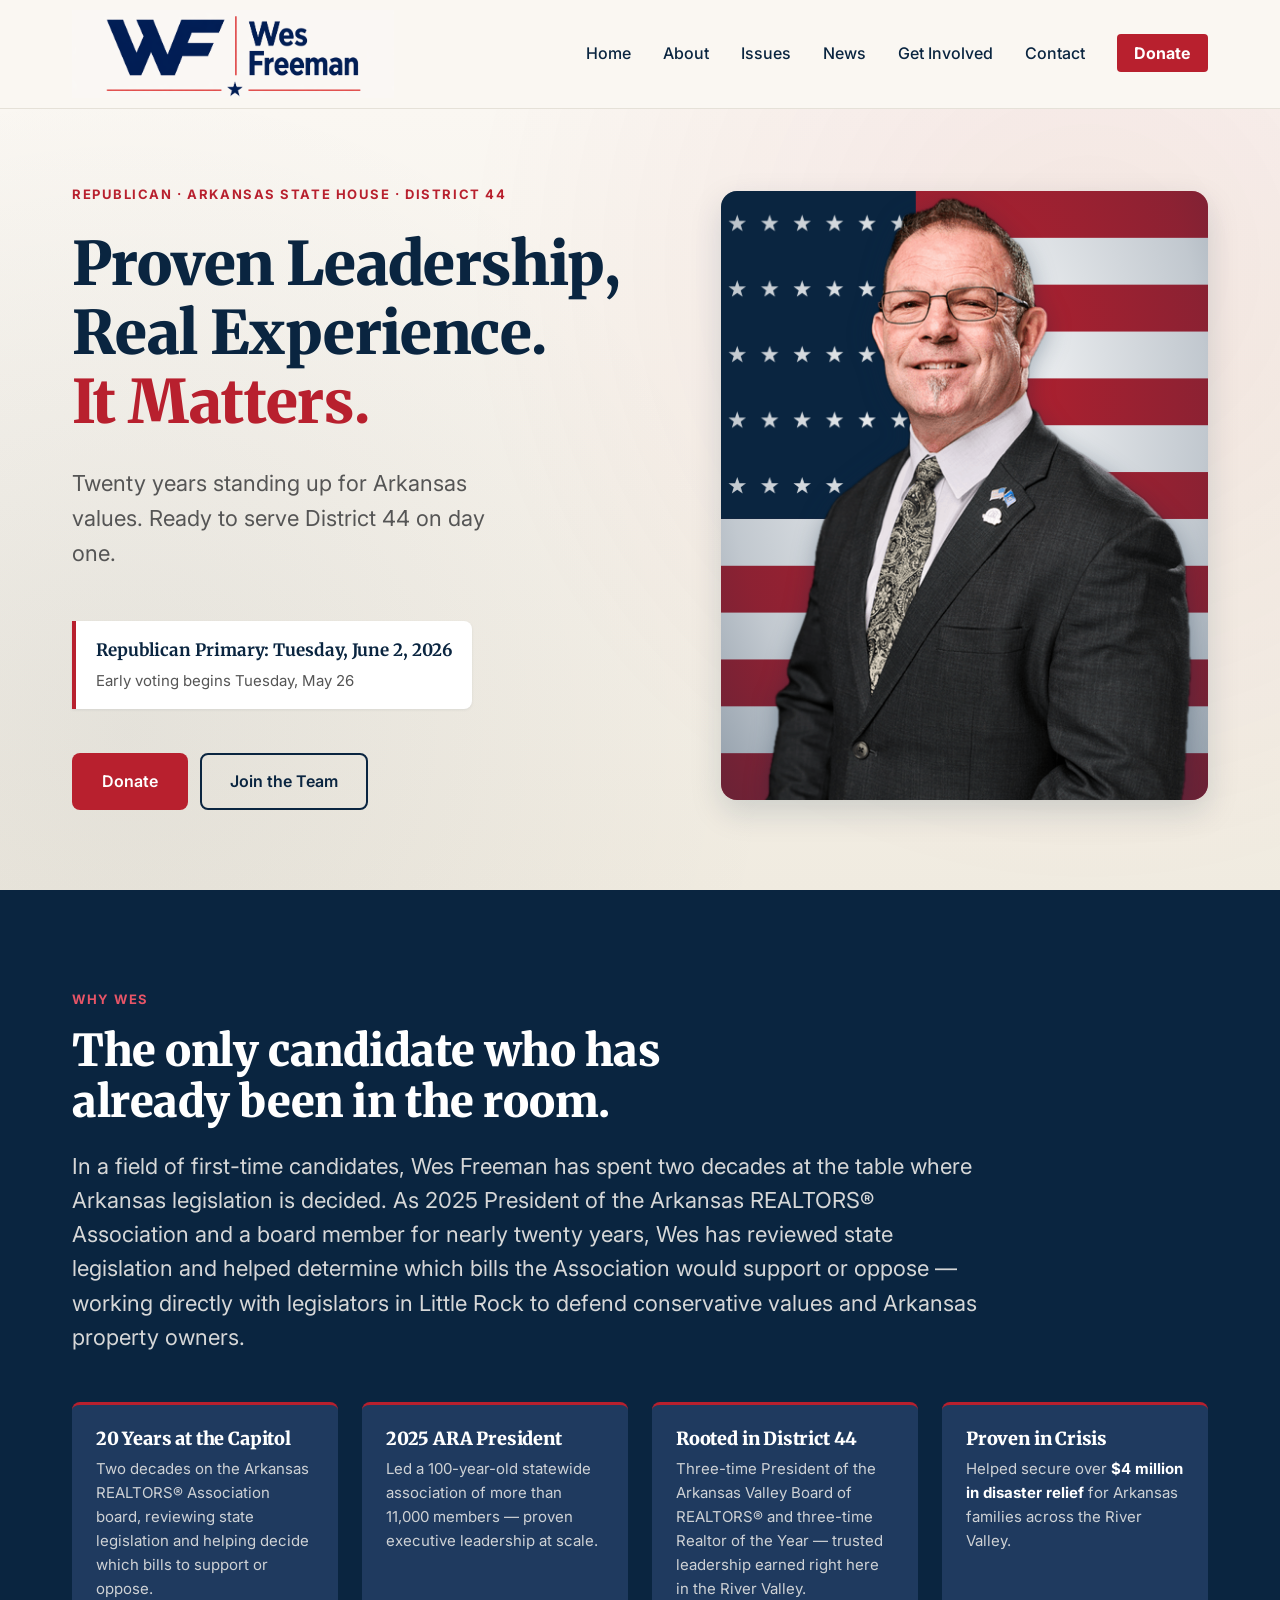
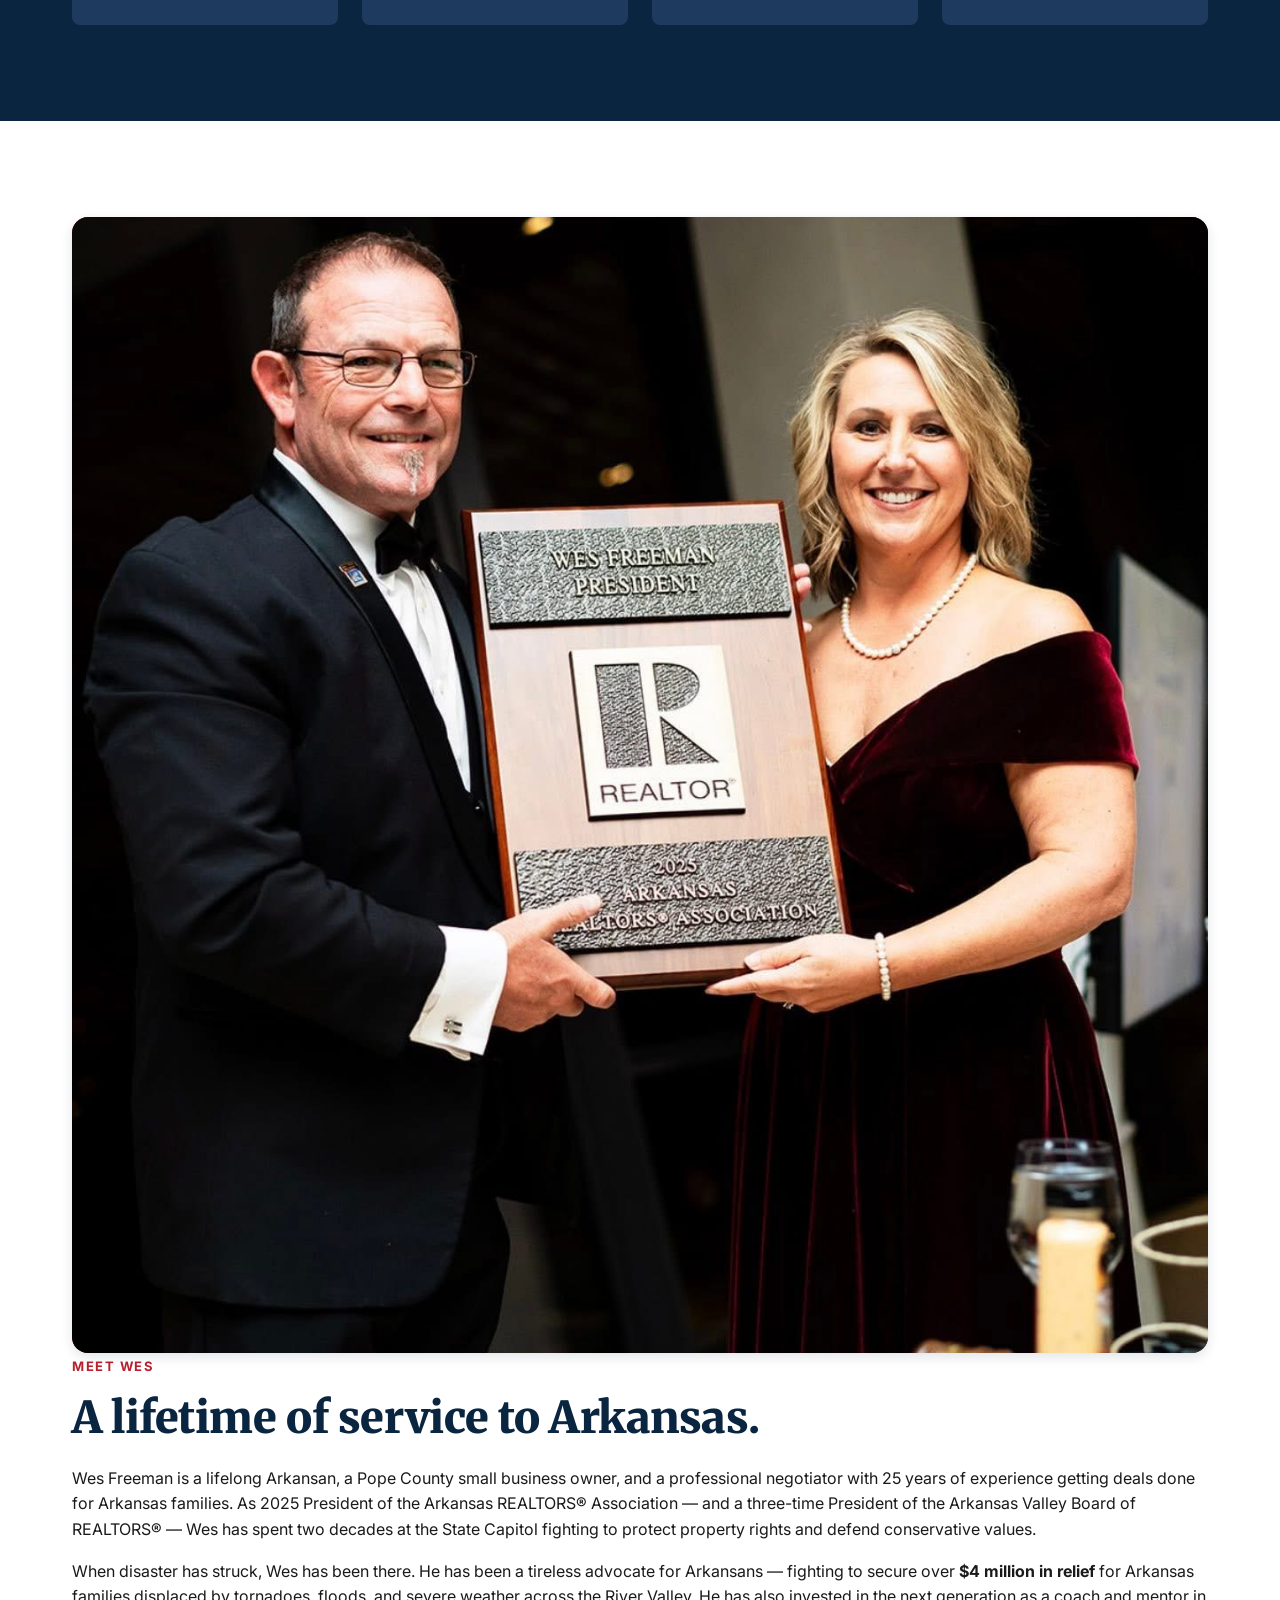
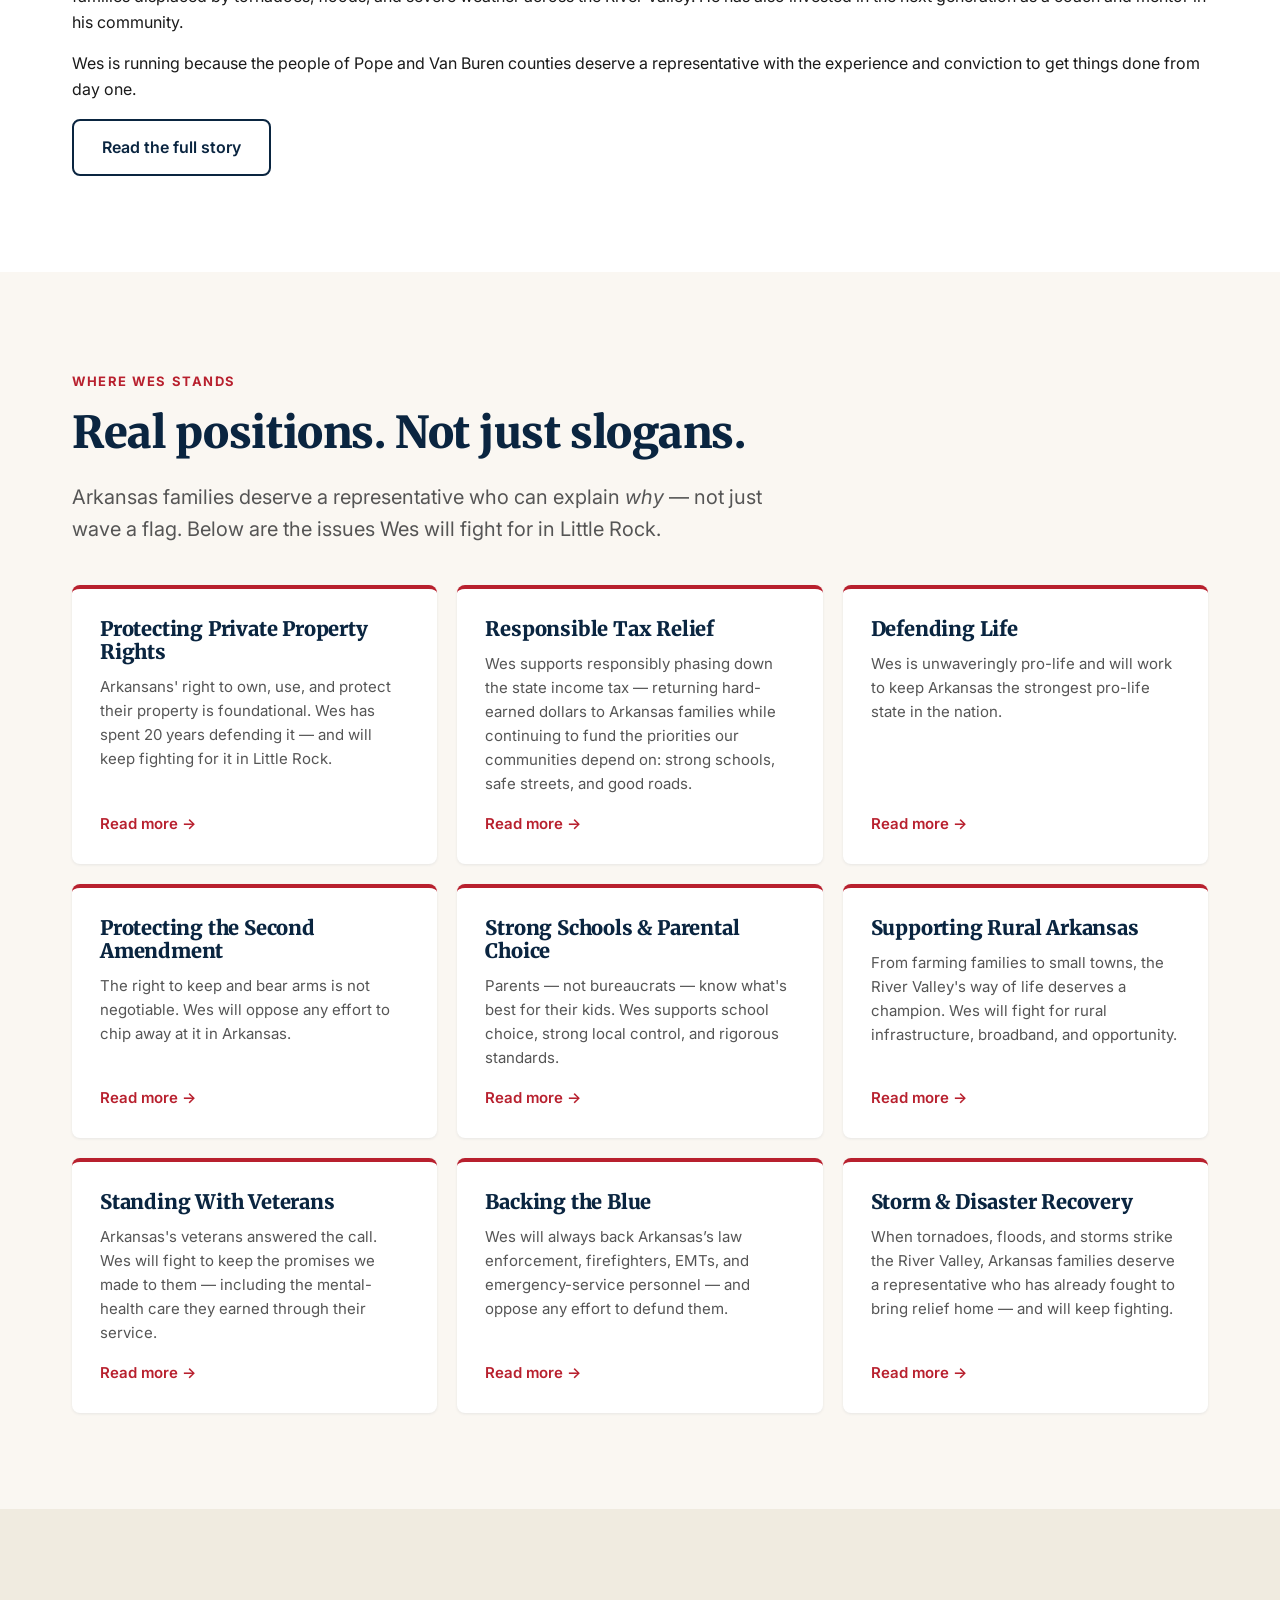
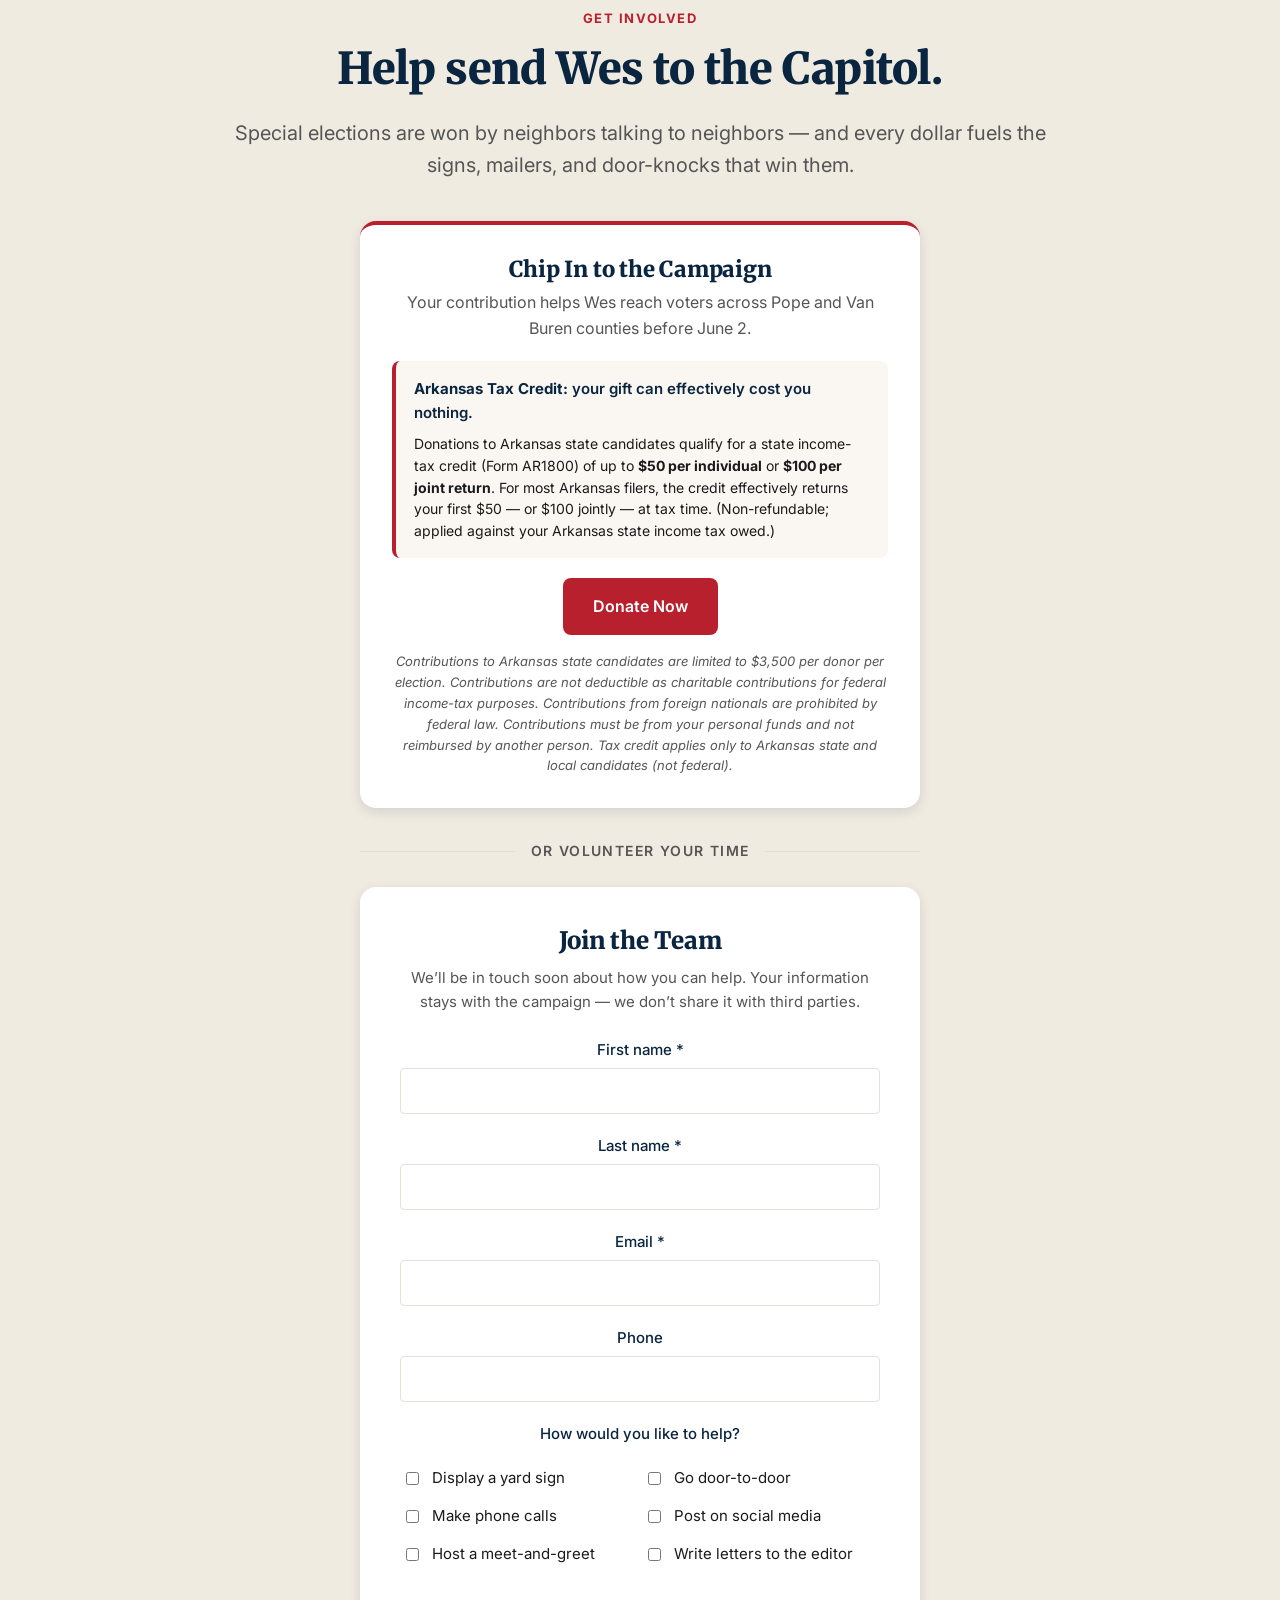
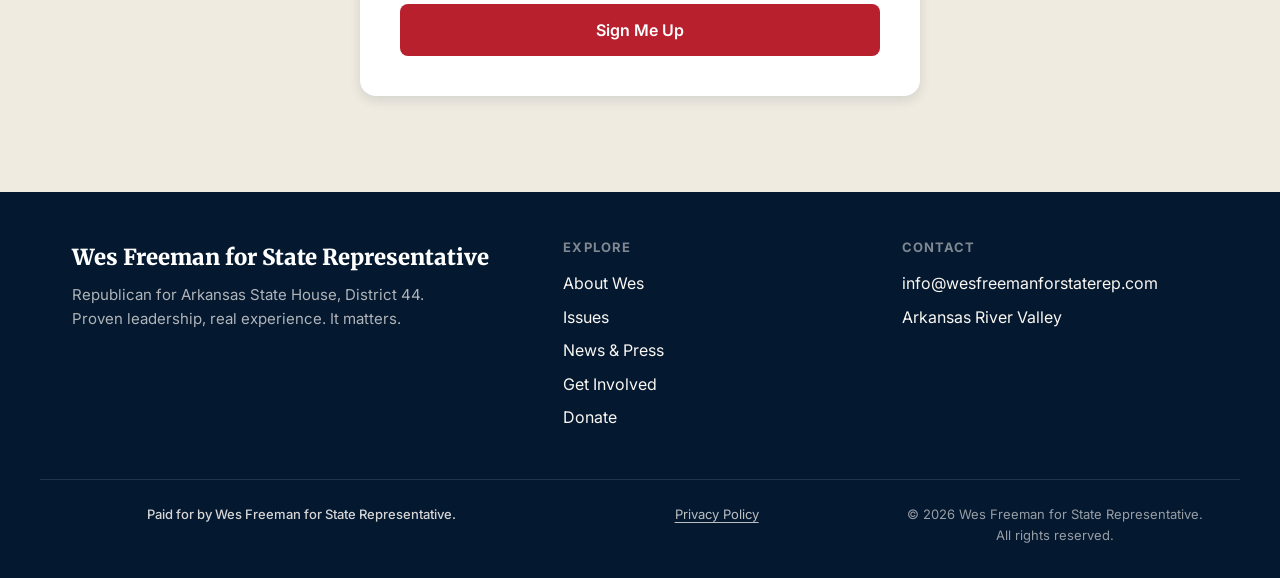
<file: index.html>
<!DOCTYPE html>
<html lang="en">
<head>
  <meta charset="UTF-8">
  <meta name="viewport" content="width=device-width, initial-scale=1">
  <title>Wes Freeman for State Representative — State House District 44</title>
  <meta name="description" content="Wes Freeman, Republican for Arkansas State House District 44. Proven conservative leadership with twenty years of legislative experience. Primary June 2, 2026.">
  <meta name="theme-color" content="#B8202E">

  <!-- Open Graph / social -->
  <meta property="og:type" content="website">
  <meta property="og:title" content="Wes Freeman for State Representative — State House District 44">
  <meta property="og:description" content="Proven leadership, real experience. It matters. Vote Republican Primary June 2, 2026.">
  <meta property="og:locale" content="en_US">
  <meta name="twitter:card" content="summary_large_image">

  <!-- Canonical / robots -->
  <link rel="canonical" href="https://wesfreemanforstaterep.com/">

  <!-- Open Graph (additional) -->
  <meta property="og:site_name" content="Wes Freeman for State Representative">
  <meta property="og:url" content="https://wesfreemanforstaterep.com/">
  <meta property="og:image" content="https://wesfreemanforstaterep.com/og-image.png">
  <meta property="og:image:width" content="1200">
  <meta property="og:image:height" content="630">
  <meta property="og:image:alt" content="Wes Freeman for Arkansas State Representative, District 44">
  <meta name="twitter:image" content="https://wesfreemanforstaterep.com/og-image.png">

  <!-- Favicons / manifest -->
  <link rel="icon" type="image/svg+xml" href="data:image/svg+xml,%3Csvg xmlns='http://www.w3.org/2000/svg' viewBox='0 0 32 32'%3E%3Crect width='32' height='32' rx='6' fill='%230A2540'/%3E%3Ctext x='16' y='22' font-family='Georgia,serif' font-weight='900' font-size='17' fill='%23FAF7F2' text-anchor='middle'%3EWF%3C/text%3E%3C/svg%3E">
  <link rel="apple-touch-icon" sizes="180x180" href="/apple-touch-icon.png">
  <link rel="manifest" href="/site.webmanifest">

  <!-- Fonts -->
  <link rel="preconnect" href="https://fonts.googleapis.com">
  <link rel="preconnect" href="https://fonts.gstatic.com" crossorigin>
  <link rel="stylesheet" href="https://fonts.googleapis.com/css2?family=Merriweather:wght@700;900&family=Inter:wght@400;500;600;700&display=swap">

  <link rel="stylesheet" href="css/styles.css">
</head>
<body>
  <a href="#main" class="skip-link">Skip to content</a>

  <header class="site-header">
    <nav aria-label="Primary">
      <a href="index.html" class="brand" aria-label="Wes Freeman for State Representative — Home">
        <img src="logos/WF%20Logo%20Cream.png" alt="Wes Freeman for State Representative">
      </a>
      <button class="nav-toggle" aria-label="Menu" aria-expanded="false" aria-controls="primary-nav">
        <span></span><span></span><span></span>
      </button>
      <ul class="nav-links" id="primary-nav">
        <li><a href="index.html">Home</a></li>
        <li><a href="about.html">About</a></li>
        <li><a href="issues.html">Issues</a></li>
        <li><a href="news.html">News</a></li>
        <li><a href="#get-involved">Get Involved</a></li>
        <li><a href="#contact">Contact</a></li>
        <li><a class="btn-donate-nav" href="https://politics.raisethemoney.com/en/wfreeman" target="_blank" rel="noopener">Donate</a></li>
      </ul>
    </nav>
  </header>

  <main id="main">

    <!-- ============ HERO ============ -->
    <section class="hero">
      <div class="container hero-grid">
        <div class="hero-copy">
          <p class="eyebrow">Republican · Arkansas State House · District 44</p>
          <h1>Proven Leadership, Real Experience.<br><span class="hero-emphasis">It Matters.</span></h1>
          <p class="hero-sub">Twenty years standing up for Arkansas values. Ready to serve District 44 on day one.</p>

          <div class="primary-date">
            <strong>Republican Primary: Tuesday, June&nbsp;2, 2026</strong>
            <span>Early voting begins Tuesday, May&nbsp;26</span>
          </div>

          <div class="hero-ctas">
            <a href="https://politics.raisethemoney.com/en/wfreeman" class="btn btn-primary" target="_blank" rel="noopener">Donate</a>
            <a href="#get-involved" class="btn btn-secondary">Join the Team</a>
          </div>
        </div>

        <figure class="hero-photo">
          <img src="headshot/portrait.png?v=cutout" alt="Wes Freeman, Republican candidate for Arkansas State House District 44" loading="eager">
          <img class="vote-badge" src="assets/vote-badge.svg" alt="Vote June 2 — Republican Primary" loading="eager">
        </figure>
      </div>
    </section>

    <!-- ============ WHY WES ============ -->
    <section class="section why-wes">
      <div class="container">
        <p class="eyebrow" style="color: var(--color-red-soft);">Why Wes</p>
        <h2>The only candidate who has<br>already been in the room.</h2>
        <p class="lede">
          In a field of first-time candidates, Wes Freeman has spent two decades at the table where Arkansas legislation is decided. As 2025 President of the Arkansas REALTORS&reg; Association and a board member for nearly twenty years, Wes has reviewed state legislation and helped determine which bills the Association would support or oppose &mdash; working directly with legislators in Little Rock to defend conservative values and Arkansas property owners.
        </p>

        <div class="credentials">
          <div class="credential">
            <h3>20 Years at the Capitol</h3>
            <p>Two decades on the Arkansas REALTORS&reg; Association board, reviewing state legislation and helping decide which bills to support or oppose.</p>
          </div>
          <div class="credential">
            <h3>2025 ARA President</h3>
            <p>Led a 100-year-old statewide association of more than 11,000 members &mdash; proven executive leadership at scale.</p>
          </div>
          <div class="credential">
            <h3>Rooted in District 44</h3>
            <p>Three-time President of the Arkansas Valley Board of REALTORS&reg; and three-time Realtor of the Year &mdash; trusted leadership earned right here in the River Valley.</p>
          </div>
          <div class="credential">
            <h3>Proven in Crisis</h3>
            <p>Helped secure over <strong>$4 million in disaster relief</strong> for Arkansas families across the River Valley.</p>
          </div>
        </div>
      </div>
    </section>

    <!-- ============ MEET WES ============ -->
    <section class="section section-alt" id="meet-wes">
      <div class="container">
        <div class="meet-grid">
          <figure class="meet-photo">
            <img src="headshot/Wes%20Pres%20Award.JPG" alt="Wes Freeman accepting the 2025 Arkansas REALTORS Association President plaque" loading="lazy">
          </figure>

          <div>
            <p class="eyebrow">Meet Wes</p>
            <h2>A lifetime of service to Arkansas.</h2>
            <p>
              Wes Freeman is a lifelong Arkansan, a Pope County small business owner, and a professional negotiator with 25 years of experience getting deals done for Arkansas families. As 2025 President of the Arkansas REALTORS&reg; Association &mdash; and a three-time President of the Arkansas Valley Board of REALTORS&reg; &mdash; Wes has spent two decades at the State Capitol fighting to protect property rights and defend conservative values.
            </p>
            <p>
              When disaster has struck, Wes has been there. He has been a tireless advocate for Arkansans &mdash; fighting to secure over <strong>$4 million in relief</strong> for Arkansas families displaced by tornadoes, floods, and severe weather across the River Valley. He has also invested in the next generation as a coach and mentor in his community.
            </p>
            <p>
              Wes is running because the people of Pope and Van Buren counties deserve a representative with the experience and conviction to get things done from day one.
            </p>
            <a href="about.html" class="btn btn-secondary">Read the full story</a>
          </div>
        </div>
      </div>
    </section>

    <!-- ============ ISSUES ============ -->
    <section class="section" id="where-wes-stands">
      <div class="container">
        <div style="max-width: 720px;">
          <p class="eyebrow">Where Wes Stands</p>
          <h2>Real positions. Not just slogans.</h2>
          <p class="lede">Arkansas families deserve a representative who can explain <em>why</em> — not just wave a flag. Below are the issues Wes will fight for in Little Rock.</p>
        </div>

        <div class="issues-grid">
          <!-- PLACEHOLDER: confirm Wes's top issues and 2-3 sentences each, then update the links to /issues/[slug] pages once those exist -->
          <a href="issues.html#property-rights" class="issue-card">
            <h3>Protecting Private Property Rights</h3>
            <p>Arkansans' right to own, use, and protect their property is foundational. Wes has spent 20 years defending it — and will keep fighting for it in Little Rock.</p>
            <span class="read-more">Read more &rarr;</span>
          </a>
          <!-- PRIOR TAX CARD (kept for reference — delete if happy with current):
          <a href="issues.html#taxes" class="issue-card">
            <h3>Lower Taxes, Smaller Government</h3>
            <p>Arkansas families and small businesses shouldn't be taxed into the ground. Wes supports continued income-tax reduction and keeping government lean.</p>
            <span class="read-more">Read more →</span>
          </a>
          -->
          <a href="issues.html#taxes" class="issue-card">
            <h3>Responsible Tax Relief</h3>
            <p>Wes supports responsibly phasing down the state income tax &mdash; returning hard-earned dollars to Arkansas families while continuing to fund the priorities our communities depend on: strong schools, safe streets, and good roads.</p>
            <span class="read-more">Read more &rarr;</span>
          </a>
          <a href="issues.html#pro-life" class="issue-card">
            <h3>Defending Life</h3>
            <p>Wes is unwaveringly pro-life and will work to keep Arkansas the strongest pro-life state in the nation.</p>
            <span class="read-more">Read more &rarr;</span>
          </a>
          <a href="issues.html#second-amendment" class="issue-card">
            <h3>Protecting the Second Amendment</h3>
            <p>The right to keep and bear arms is not negotiable. Wes will oppose any effort to chip away at it in Arkansas.</p>
            <span class="read-more">Read more &rarr;</span>
          </a>
          <a href="issues.html#education" class="issue-card">
            <h3>Strong Schools &amp; Parental Choice</h3>
            <p>Parents — not bureaucrats — know what's best for their kids. Wes supports school choice, strong local control, and rigorous standards.</p>
            <span class="read-more">Read more &rarr;</span>
          </a>
          <a href="issues.html#rural" class="issue-card">
            <h3>Supporting Rural Arkansas</h3>
            <p>From farming families to small towns, the River Valley's way of life deserves a champion. Wes will fight for rural infrastructure, broadband, and opportunity.</p>
            <span class="read-more">Read more &rarr;</span>
          </a>
          <a href="issues.html#veterans" class="issue-card">
            <h3>Standing With Veterans</h3>
            <p>Arkansas's veterans answered the call. Wes will fight to keep the promises we made to them &mdash; including the mental-health care they earned through their service.</p>
            <span class="read-more">Read more &rarr;</span>
          </a>
          <a href="issues.html#law-enforcement" class="issue-card">
            <h3>Backing the Blue</h3>
            <p>Wes will always back Arkansas&rsquo;s law enforcement, firefighters, EMTs, and emergency-service personnel &mdash; and oppose any effort to defund them.</p>
            <span class="read-more">Read more &rarr;</span>
          </a>
          <a href="issues.html#disaster-recovery" class="issue-card">
            <h3>Storm &amp; Disaster Recovery</h3>
            <p>When tornadoes, floods, and storms strike the River Valley, Arkansas families deserve a representative who has already fought to bring relief home &mdash; and will keep fighting.</p>
            <span class="read-more">Read more &rarr;</span>
          </a>
        </div>
      </div>
    </section>

    <!-- ============ GET INVOLVED ============ -->
    <section class="section get-involved" id="get-involved">
      <div class="container text-center">
        <p class="eyebrow">Get Involved</p>
        <h2>Help send Wes to the Capitol.</h2>
        <p class="lede" style="margin: 0 auto;">Special elections are won by neighbors talking to neighbors &mdash; and every dollar fuels the signs, mailers, and door-knocks that win them.</p>

        <div class="donate-callout">
          <h3>Chip In to the Campaign</h3>
          <p>Your contribution helps Wes reach voters across Pope and Van Buren counties before June&nbsp;2.</p>

          <div class="tax-credit">
            <p class="tax-credit-headline"><strong>Arkansas Tax Credit:</strong> your gift can effectively cost you nothing.</p>
            <p>Donations to Arkansas state candidates qualify for a state income-tax credit (Form AR1800) of up to <strong>$50 per individual</strong> or <strong>$100 per joint return</strong>. For most Arkansas filers, the credit effectively returns your first $50 &mdash; or $100 jointly &mdash; at tax time. (Non-refundable; applied against your Arkansas state income tax owed.)</p>
          </div>

          <a href="https://politics.raisethemoney.com/en/wfreeman" class="btn btn-primary" target="_blank" rel="noopener">Donate Now</a>
          <p class="legal">Contributions to Arkansas state candidates are limited to $3,500 per donor per election. Contributions are not deductible as charitable contributions for federal income-tax purposes. Contributions from foreign nationals are prohibited by federal law. Contributions must be from your personal funds and not reimbursed by another person. Tax credit applies only to Arkansas state and local candidates (not federal).</p>
        </div>

        <div class="section-divider">Or volunteer your time</div>

        <!--
          Volunteer signups are delivered by FormSubmit (formsubmit.co) — no account or API key.
          Activation: after the first real submission, FormSubmit emails wesfreemanforstaterep@gmail.com
          a confirmation link AND a random hash. Click the link to activate, then optionally swap the
          action URL to https://formsubmit.co/<HASH> so the address isn't visible in page source.
        -->
        <form class="volunteer-form" action="https://formsubmit.co/wesfreemanforstaterep@gmail.com" method="POST">
          <h3>Join the Team</h3>
          <p class="note">We&rsquo;ll be in touch soon about how you can help. Your information stays with the campaign &mdash; we don&rsquo;t share it with third parties.</p>

          <!-- FormSubmit config: subject line, disable redirect-to-captcha, honeypot for bots -->
          <input type="hidden" name="_subject" value="New volunteer signup — Wes Freeman for State Rep">
          <input type="hidden" name="_captcha" value="false">
          <input type="hidden" name="_template" value="table">
          <input type="text" name="_honey" style="display:none" tabindex="-1" autocomplete="off">

          <div class="form-field">
            <label for="first-name">First name *</label>
            <input id="first-name" type="text" name="first_name" required autocomplete="given-name">
          </div>
          <div class="form-field">
            <label for="last-name">Last name *</label>
            <input id="last-name" type="text" name="last_name" required autocomplete="family-name">
          </div>
          <div class="form-field">
            <label for="email">Email *</label>
            <input id="email" type="email" name="email" required autocomplete="email">
          </div>
          <div class="form-field">
            <label for="phone">Phone</label>
            <input id="phone" type="tel" name="phone" autocomplete="tel">
          </div>

          <fieldset class="form-field" style="border: none; padding: 0; margin-bottom: 1.5rem;">
            <legend style="font-weight: 500; color: var(--color-navy); font-size: 0.9375rem; margin-bottom: 0.5rem;">How would you like to help?</legend>
            <div class="checkbox-grid">
              <label><input type="checkbox" name="help[]" value="yard_sign"> Display a yard sign</label>
              <label><input type="checkbox" name="help[]" value="door_to_door"> Go door-to-door</label>
              <label><input type="checkbox" name="help[]" value="phone_calls"> Make phone calls</label>
              <label><input type="checkbox" name="help[]" value="social_media"> Post on social media</label>
              <label><input type="checkbox" name="help[]" value="host_event"> Host a meet-and-greet</label>
              <label><input type="checkbox" name="help[]" value="letter_editor"> Write letters to the editor</label>
            </div>
          </fieldset>

          <button type="submit" class="btn btn-primary">Sign Me Up</button>
        </form>
      </div>
    </section>

  </main>

  <!-- ============ FOOTER ============ -->
  <footer class="site-footer" id="contact">
    <div class="container">
      <div>
        <p class="footer-brand">Wes Freeman for State Representative</p>
        <p class="footer-tagline">Republican for Arkansas State House, District 44. Proven leadership, real experience. It matters.</p>
      </div>

      <div>
        <h4>Explore</h4>
        <ul>
          <li><a href="about.html">About Wes</a></li>
          <li><a href="issues.html">Issues</a></li>
          <li><a href="news.html">News &amp; Press</a></li>
          <li><a href="#get-involved">Get Involved</a></li>
          <li><a href="https://politics.raisethemoney.com/en/wfreeman" target="_blank" rel="noopener">Donate</a></li>
        </ul>
      </div>

      <div>
        <h4>Contact</h4>
        <ul>
          <li><a href="mailto:info@wesfreemanforstaterep.com">info@wesfreemanforstaterep.com</a></li>
          <li><span>Arkansas River Valley</span></li>
        </ul>
      </div>
    </div>

    <div class="container footer-bottom">
      <!-- LEGAL: "Paid for by" is required by AR Code § 7-6-228 on printed materials; included here as best practice. CONFIRM COMMITTEE NAME before going live. -->
      <p class="disclaimer">Paid for by Wes Freeman for State Representative.</p>
      <p class="footer-legal-links"><a href="privacy.html">Privacy Policy</a></p>
      <p class="mb-0">&copy; 2026 Wes Freeman for State Representative. All rights reserved.</p>
    </div>
  </footer>

  <script src="js/main.js"></script>
</body>
</html>
</file>
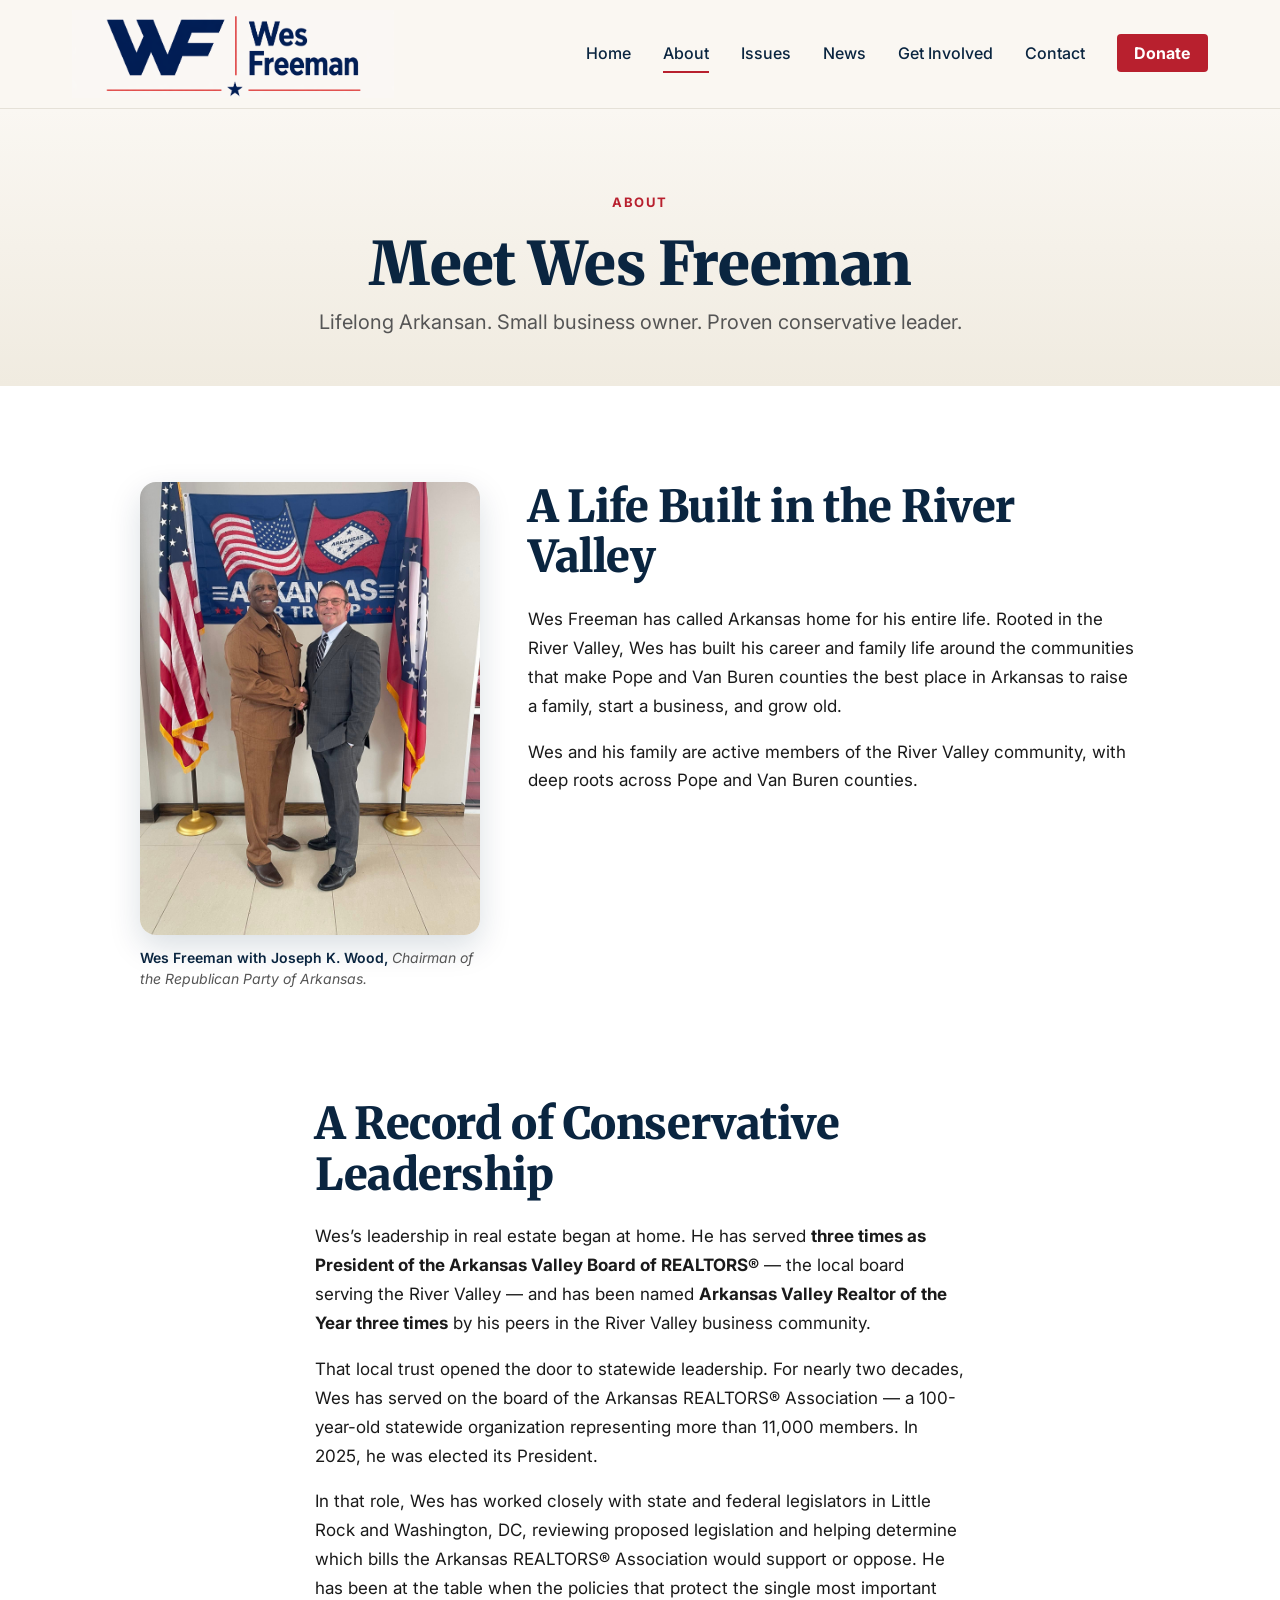
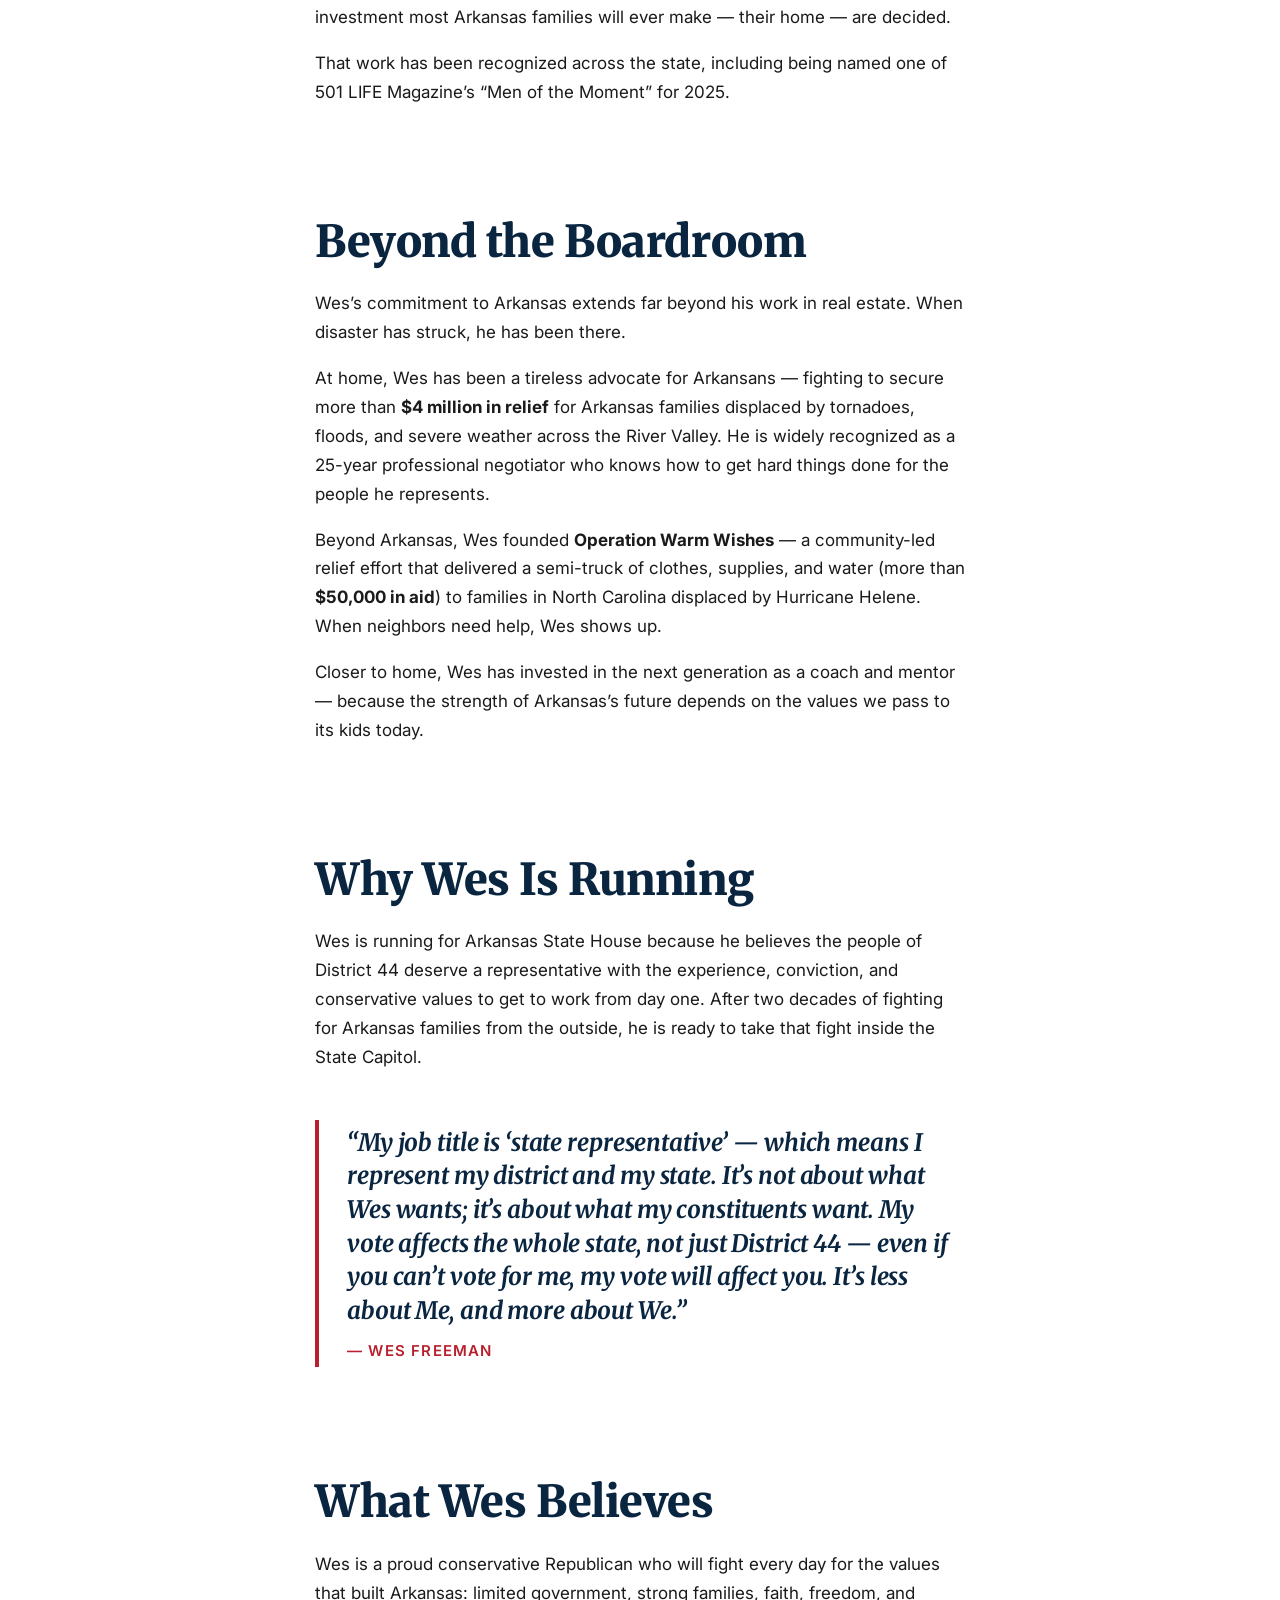
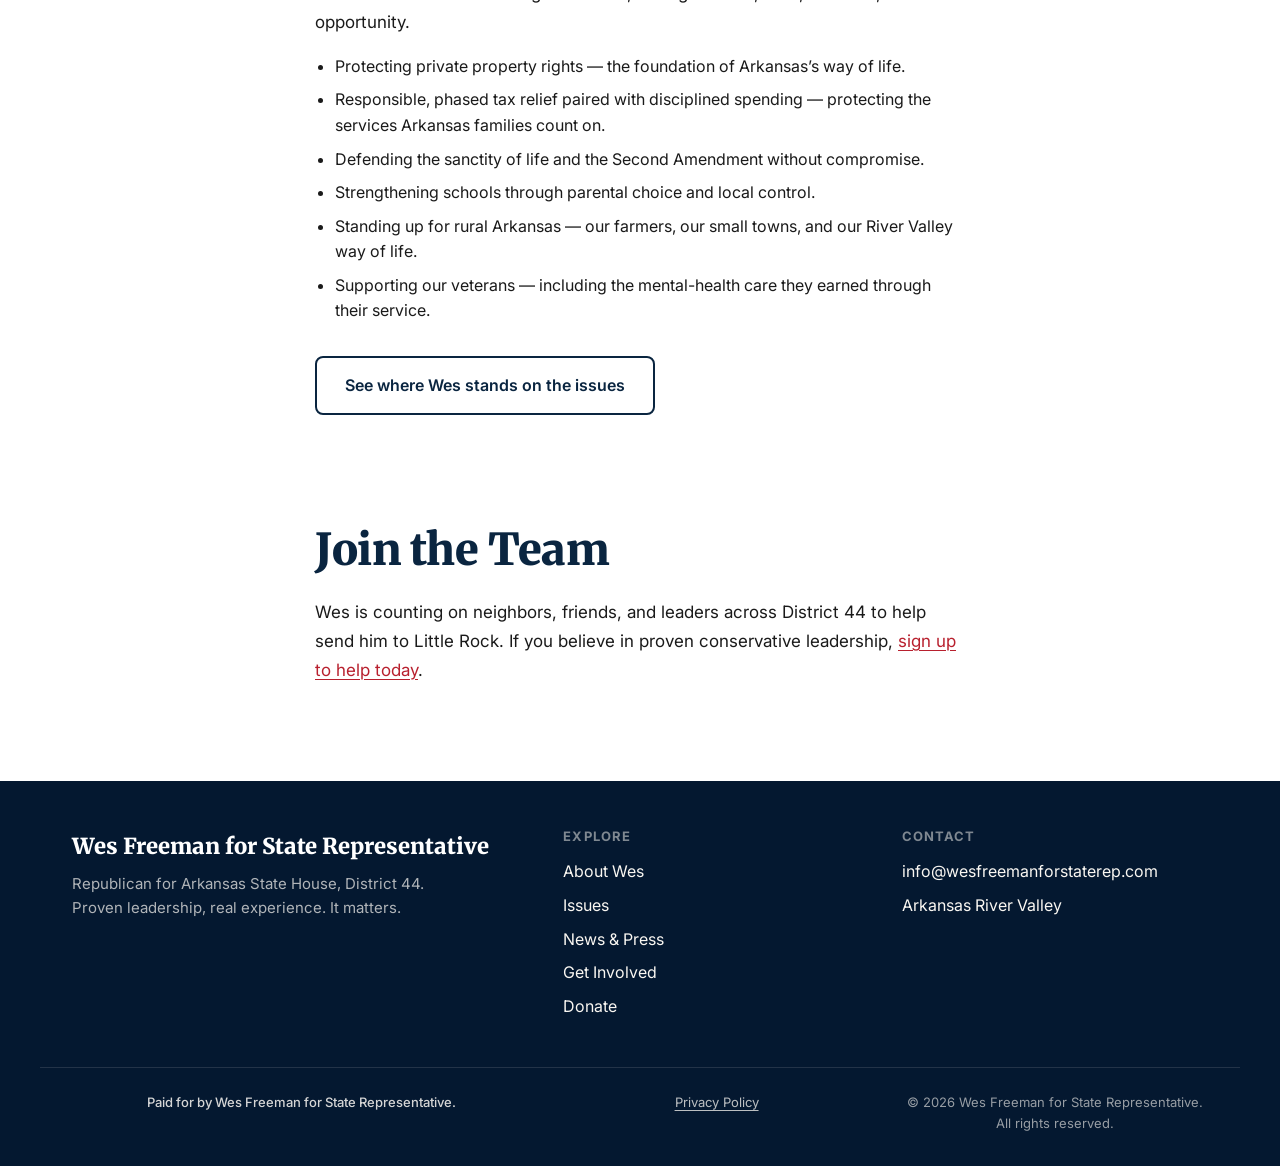
<file: about.html>
<!DOCTYPE html>
<html lang="en">
<head>
  <meta charset="UTF-8">
  <meta name="viewport" content="width=device-width, initial-scale=1">
  <title>About Wes Freeman — Arkansas State House, District 44</title>
  <meta name="description" content="Learn about Wes Freeman — River Valley small business owner, past president of the Arkansas REALTORS Association, and Republican candidate for Arkansas State House District 44.">
  <meta name="theme-color" content="#B8202E">

  <meta property="og:type" content="website">
  <meta property="og:title" content="About Wes Freeman — Arkansas State House, District 44">
  <meta property="og:description" content="Twenty years fighting for Arkansas values. Meet the Republican candidate for District 44.">
  <meta property="og:locale" content="en_US">
  <meta name="twitter:card" content="summary_large_image">

  <!-- Canonical / robots -->
  <link rel="canonical" href="https://wesfreemanforstaterep.com/about.html">

  <!-- Open Graph (additional) -->
  <meta property="og:site_name" content="Wes Freeman for State Representative">
  <meta property="og:url" content="https://wesfreemanforstaterep.com/about.html">
  <meta property="og:image" content="https://wesfreemanforstaterep.com/og-image.png">
  <meta property="og:image:width" content="1200">
  <meta property="og:image:height" content="630">
  <meta property="og:image:alt" content="Wes Freeman for Arkansas State Representative, District 44">
  <meta name="twitter:image" content="https://wesfreemanforstaterep.com/og-image.png">

  <!-- Favicons / manifest -->
  <link rel="icon" type="image/svg+xml" href="data:image/svg+xml,%3Csvg xmlns='http://www.w3.org/2000/svg' viewBox='0 0 32 32'%3E%3Crect width='32' height='32' rx='6' fill='%230A2540'/%3E%3Ctext x='16' y='22' font-family='Georgia,serif' font-weight='900' font-size='17' fill='%23FAF7F2' text-anchor='middle'%3EWF%3C/text%3E%3C/svg%3E">
  <link rel="apple-touch-icon" sizes="180x180" href="/apple-touch-icon.png">
  <link rel="manifest" href="/site.webmanifest">

  <!-- Structured data: Person (about page is a profile of Wes) -->
  <script type="application/ld+json">
  {
    "@context": "https://schema.org",
    "@type": "Person",
    "name": "Wes Freeman",
    "url": "https://wesfreemanforstaterep.com/",
    "image": "https://wesfreemanforstaterep.com/headshot/portrait.png",
    "jobTitle": "Candidate, Arkansas State House District 44",
    "description": "Republican candidate for Arkansas State Representative, District 44. Past President of the Arkansas REALTORS Association (2025) and lifelong Arkansan committed to defending property rights, conservative values, and the people of the River Valley.",
    "address": {
      "@type": "PostalAddress",
      "addressRegion": "AR",
      "addressCountry": "US"
    },
    "affiliation": {
      "@type": "Organization",
      "name": "Republican Party of Arkansas"
    },
    "worksFor": {
      "@type": "Organization",
      "name": "Wes Freeman for State Representative"
    }
  }
  </script>

  <link rel="preconnect" href="https://fonts.googleapis.com">
  <link rel="preconnect" href="https://fonts.gstatic.com" crossorigin>
  <link rel="stylesheet" href="https://fonts.googleapis.com/css2?family=Merriweather:wght@700;900&family=Inter:wght@400;500;600;700&display=swap">
  <link rel="stylesheet" href="css/styles.css">
</head>
<body>
  <a href="#main" class="skip-link">Skip to content</a>

  <header class="site-header">
    <nav aria-label="Primary">
      <a href="index.html" class="brand" aria-label="Wes Freeman for State Representative — Home">
        <img src="logos/WF%20Logo%20Cream.png" alt="Wes Freeman for State Representative">
      </a>
      <button class="nav-toggle" aria-label="Menu" aria-expanded="false" aria-controls="primary-nav">
        <span></span><span></span><span></span>
      </button>
      <ul class="nav-links" id="primary-nav">
        <li><a href="index.html">Home</a></li>
        <li><a href="about.html">About</a></li>
        <li><a href="issues.html">Issues</a></li>
        <li><a href="news.html">News</a></li>
        <li><a href="index.html#get-involved">Get Involved</a></li>
        <li><a href="index.html#contact">Contact</a></li>
        <li><a class="btn-donate-nav" href="https://politics.raisethemoney.com/en/wfreeman" target="_blank" rel="noopener">Donate</a></li>
      </ul>
    </nav>
  </header>

  <main id="main">

    <section class="page-hero">
      <div class="container">
        <p class="eyebrow">About</p>
        <h1>Meet Wes Freeman</h1>
        <p class="lede">Lifelong Arkansan. Small business owner. Proven conservative leader.</p>
      </div>
    </section>

    <section class="section section-alt">
      <div class="container">

        <!-- PLACEHOLDER: Replace the bio prose below with Wes's approved long-form bio.
             Suggested structure below uses verified public info — confirm each claim with Wes before publishing. -->

        <div class="bio-intro">
          <figure class="intro-photo">
            <img src="headshot/Secondary.JPG" alt="Wes Freeman with Joseph K. Wood, Chairman of the Republican Party of Arkansas" loading="lazy">
            <figcaption>
              <strong>Wes Freeman with Joseph K. Wood,</strong> Chairman of the Republican Party of Arkansas.
            </figcaption>
          </figure>

          <div class="intro-text">
            <h2>A Life Built in the River Valley</h2>
            <p>
              Wes Freeman has called Arkansas home for his entire life. Rooted in the River Valley, Wes has built his career and family life around the communities that make Pope and Van Buren counties the best place in Arkansas to raise a family, start a business, and grow old.
            </p>
            <p>
              <!-- PLACEHOLDER: add family details — spouse, kids, grandkids, faith community, church -->
              Wes and his family are active members of the River Valley community, with deep roots across Pope and Van Buren counties.
            </p>
          </div>
        </div>

        <div class="prose">
          <h2>A Record of Conservative Leadership</h2>
          <p>
            Wes&rsquo;s leadership in real estate began at home. He has served <strong>three times as President of the Arkansas Valley Board of REALTORS&reg;</strong> &mdash; the local board serving the River Valley &mdash; and has been named <strong>Arkansas Valley Realtor of the Year three times</strong> by his peers in the River Valley business community.
          </p>
          <p>
            That local trust opened the door to statewide leadership. For nearly two decades, Wes has served on the board of the Arkansas REALTORS&reg; Association &mdash; a 100-year-old statewide organization representing more than 11,000 members. In 2025, he was elected its President.
          </p>
          <p>
            In that role, Wes has worked closely with state and federal legislators in Little Rock and Washington, DC, reviewing proposed legislation and helping determine which bills the Arkansas REALTORS&reg; Association would support or oppose. He has been at the table when the policies that protect the single most important investment most Arkansas families will ever make &mdash; their home &mdash; are decided.
          </p>
          <p>
            <!-- OPTIONAL: mention the 501 LIFE "Men of the Moment 2025" feature if Wes wants it cited -->
            That work has been recognized across the state, including being named one of 501 LIFE Magazine&rsquo;s &ldquo;Men of the Moment&rdquo; for 2025.
          </p>

          <h2>Beyond the Boardroom</h2>
          <p>
            Wes&rsquo;s commitment to Arkansas extends far beyond his work in real estate. When disaster has struck, he has been there.
          </p>
          <p>
            At home, Wes has been a tireless advocate for Arkansans &mdash; fighting to secure more than <strong>$4 million in relief</strong> for Arkansas families displaced by tornadoes, floods, and severe weather across the River Valley. He is widely recognized as a 25-year professional negotiator who knows how to get hard things done for the people he represents.
          </p>
          <p>
            Beyond Arkansas, Wes founded <strong>Operation Warm Wishes</strong> &mdash; a community-led relief effort that delivered a semi-truck of clothes, supplies, and water (more than <strong>$50,000 in aid</strong>) to families in North Carolina displaced by Hurricane Helene. When neighbors need help, Wes shows up.
          </p>
          <p>
            Closer to home, Wes has invested in the next generation as a coach and mentor &mdash; because the strength of Arkansas&rsquo;s future depends on the values we pass to its kids today.
          </p>

          <h2>Why Wes Is Running</h2>
          <p>
            <!-- PLACEHOLDER: replace with Wes's own words on why he's running, ideally 2-3 sentences. -->
            Wes is running for Arkansas State House because he believes the people of District 44 deserve a representative with the experience, conviction, and conservative values to get to work from day one. After two decades of fighting for Arkansas families from the outside, he is ready to take that fight inside the State Capitol.
          </p>

          <blockquote class="pullquote">
            &ldquo;My job title is &lsquo;state representative&rsquo; &mdash; which means I represent my district and my state. It&rsquo;s not about what Wes wants; it&rsquo;s about what my constituents want. My vote affects the whole state, not just District 44 &mdash; even if you can&rsquo;t vote for me, my vote will affect you. It&rsquo;s less about Me, and more about We.&rdquo;
            <cite>Wes Freeman</cite>
          </blockquote>

          <h2>What Wes Believes</h2>
          <p>
            Wes is a proud conservative Republican who will fight every day for the values that built Arkansas: limited government, strong families, faith, freedom, and opportunity.
          </p>
          <ul>
            <!-- PLACEHOLDER: confirm top issues and wording with Wes -->
            <li>Protecting private property rights &mdash; the foundation of Arkansas&rsquo;s way of life.</li>
            <li>Responsible, phased tax relief paired with disciplined spending &mdash; protecting the services Arkansas families count on.</li>
            <li>Defending the sanctity of life and the Second Amendment without compromise.</li>
            <li>Strengthening schools through parental choice and local control.</li>
            <li>Standing up for rural Arkansas &mdash; our farmers, our small towns, and our River Valley way of life.</li>
            <li>Supporting our veterans &mdash; including the mental-health care they earned through their service.</li>
          </ul>
          <p>
            <a href="issues.html" class="btn btn-secondary" style="margin-top: 1rem;">See where Wes stands on the issues</a>
          </p>

          <h2>Join the Team</h2>
          <p>
            Wes is counting on neighbors, friends, and leaders across District 44 to help send him to Little Rock. If you believe in proven conservative leadership, <a href="index.html#get-involved">sign up to help today</a>.
          </p>
        </div>
      </div>
    </section>

  </main>

  <footer class="site-footer" id="contact">
    <div class="container">
      <div>
        <p class="footer-brand">Wes Freeman for State Representative</p>
        <p class="footer-tagline">Republican for Arkansas State House, District 44. Proven leadership, real experience. It matters.</p>
      </div>

      <div>
        <h4>Explore</h4>
        <ul>
          <li><a href="about.html">About Wes</a></li>
          <li><a href="issues.html">Issues</a></li>
          <li><a href="news.html">News &amp; Press</a></li>
          <li><a href="index.html#get-involved">Get Involved</a></li>
          <li><a href="https://politics.raisethemoney.com/en/wfreeman" target="_blank" rel="noopener">Donate</a></li>
        </ul>
      </div>

      <div>
        <h4>Contact</h4>
        <ul>
          <li><a href="mailto:info@wesfreemanforstaterep.com">info@wesfreemanforstaterep.com</a></li>
          <li><span>Arkansas River Valley</span></li>
        </ul>
      </div>
    </div>

    <div class="container footer-bottom">
      <p class="disclaimer">Paid for by Wes Freeman for State Representative.</p>
      <p class="footer-legal-links"><a href="privacy.html">Privacy Policy</a></p>
      <p class="mb-0">&copy; 2026 Wes Freeman for State Representative. All rights reserved.</p>
    </div>
  </footer>

  <script src="js/main.js"></script>
</body>
</html>
</file>
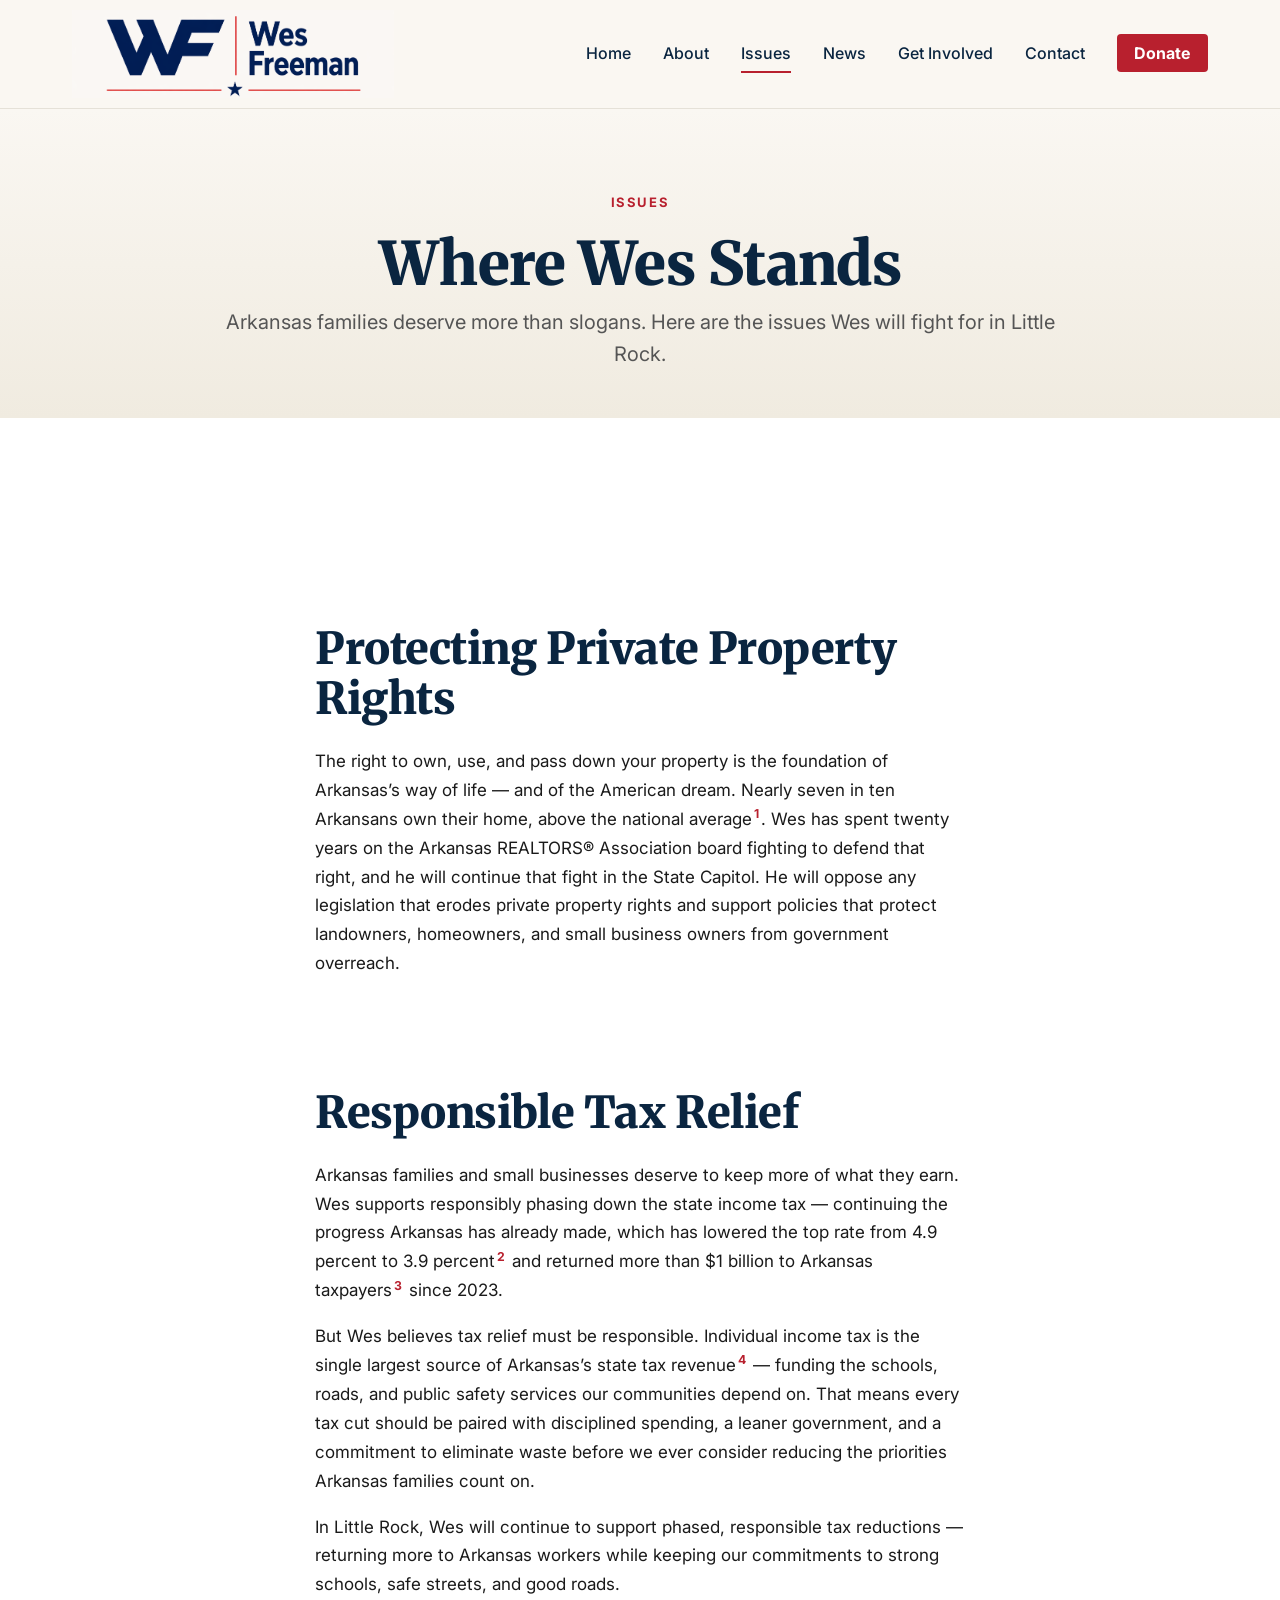
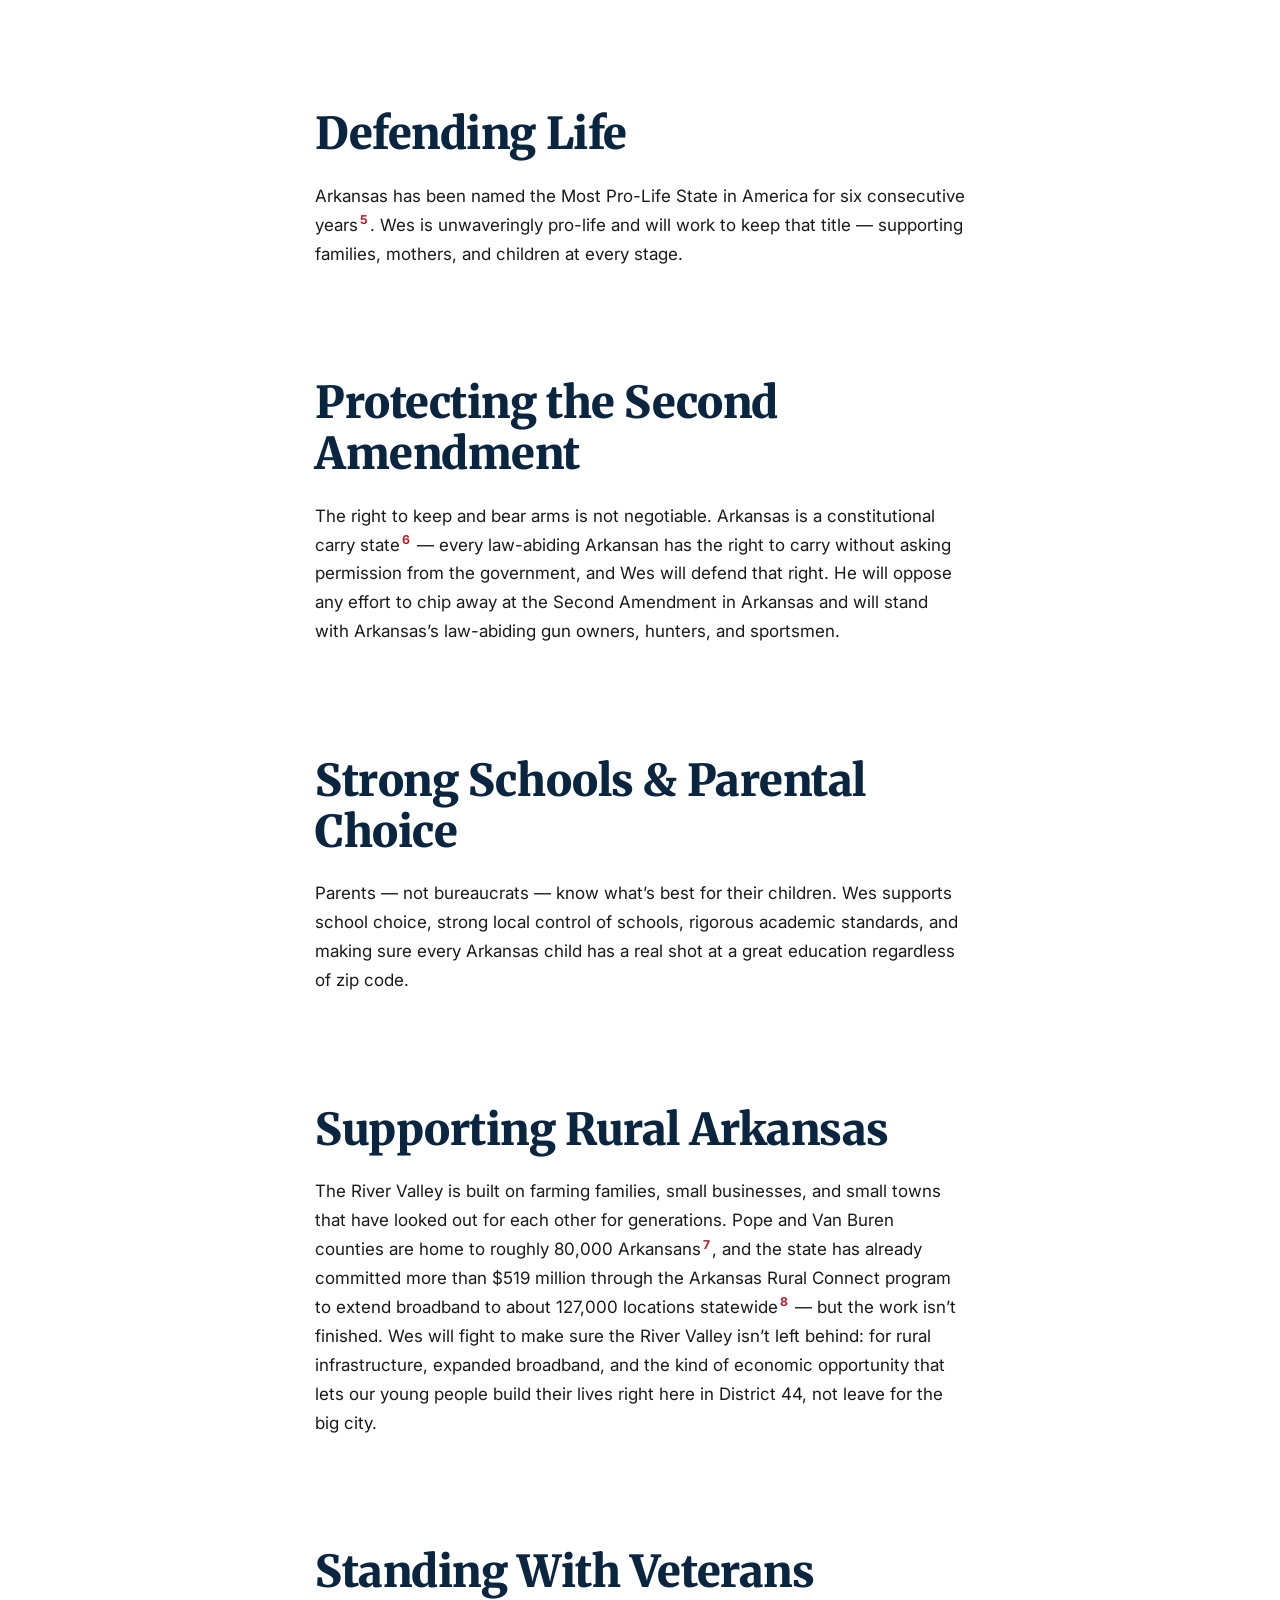
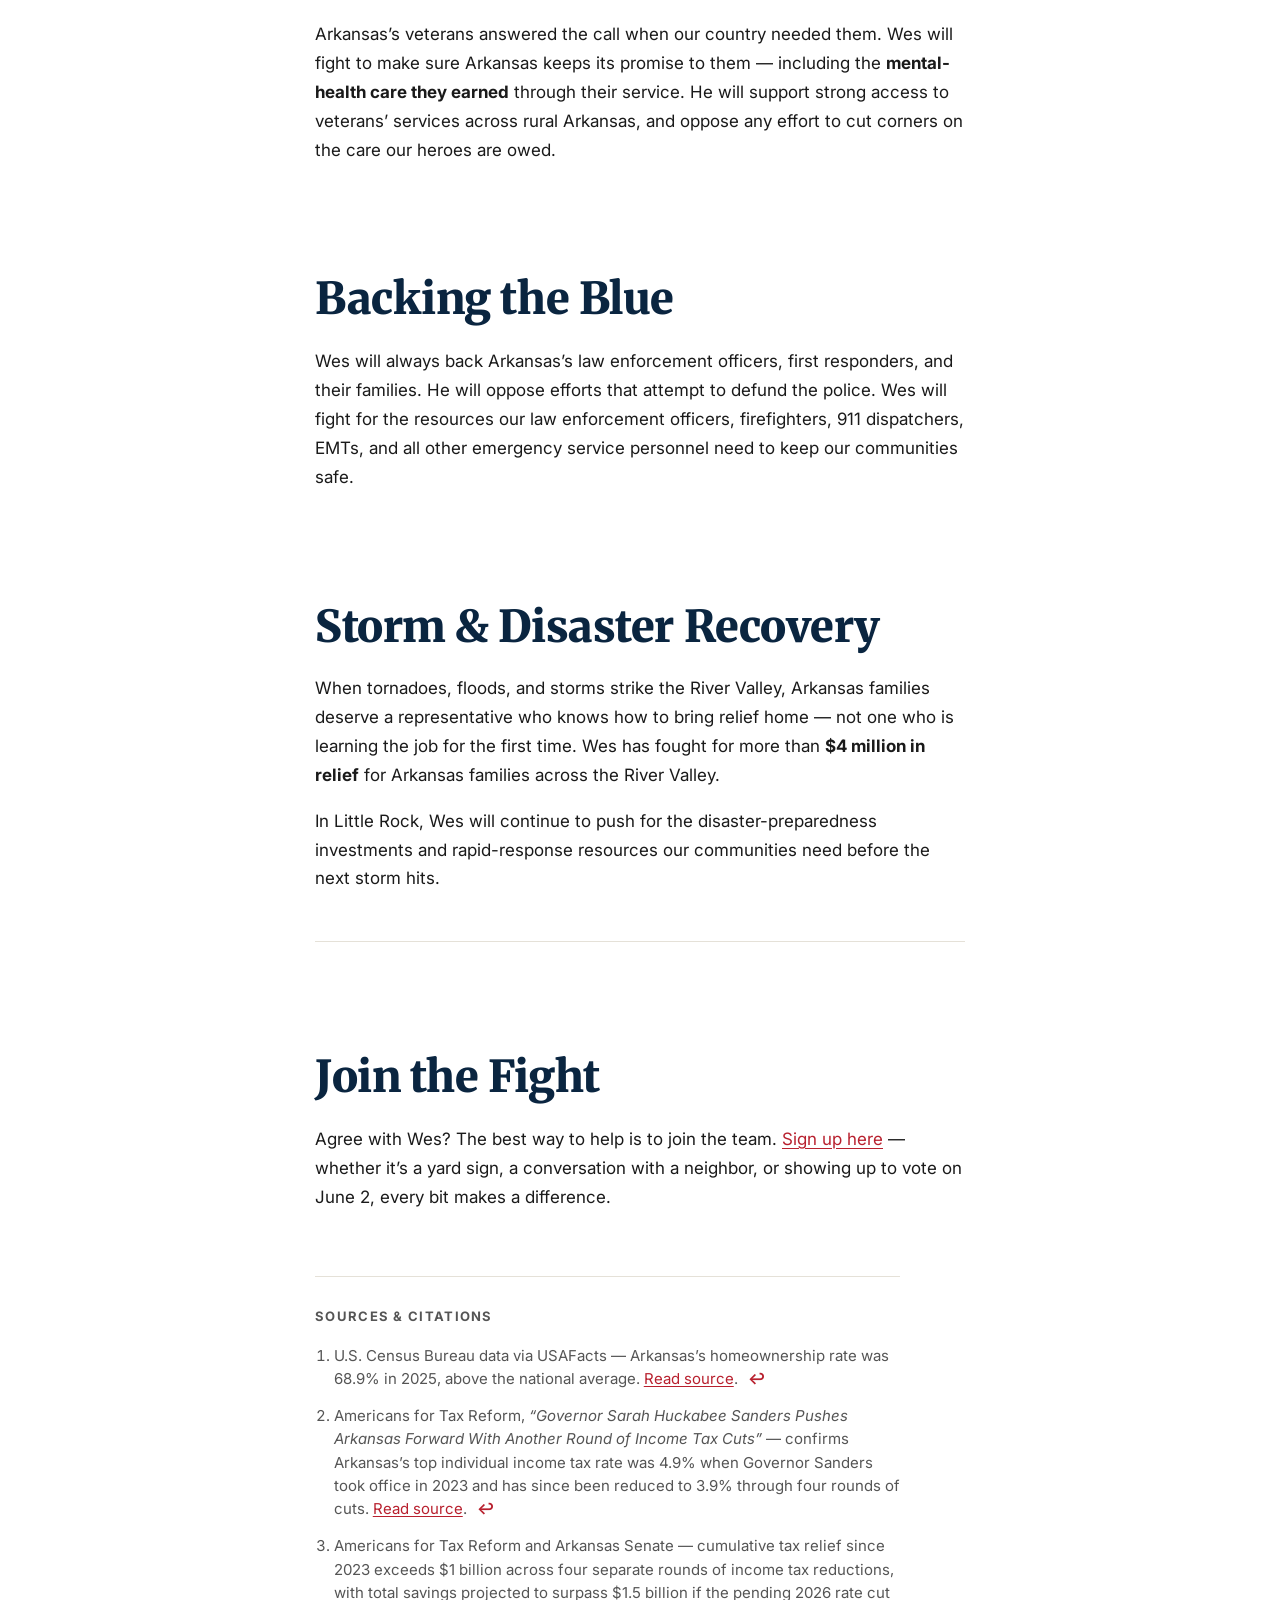
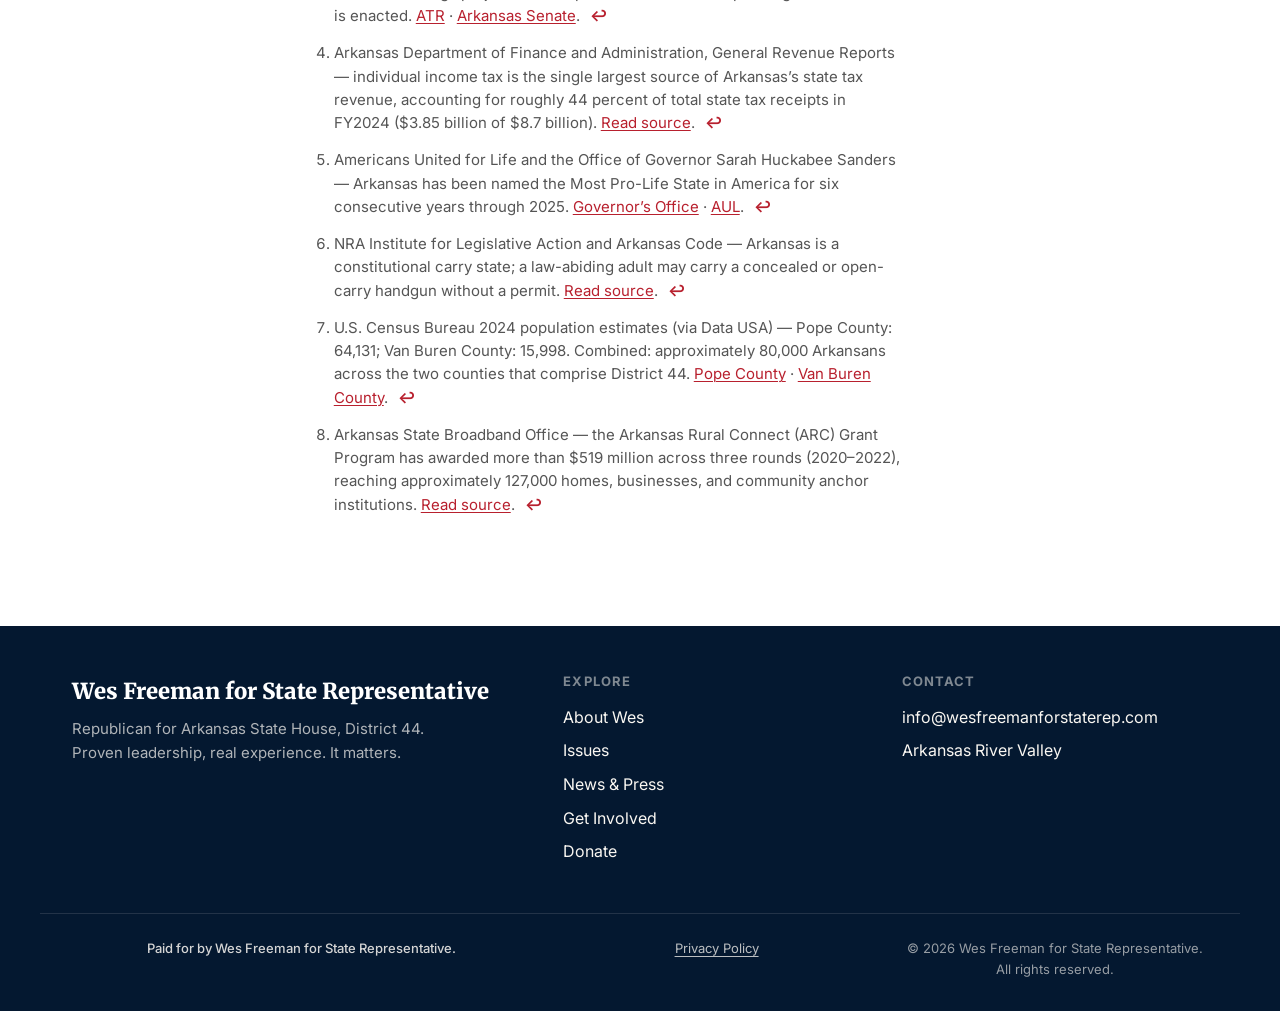
<file: issues.html>
<!DOCTYPE html>
<html lang="en">
<head>
  <meta charset="UTF-8">
  <meta name="viewport" content="width=device-width, initial-scale=1">
  <title>Issues — Wes Freeman for State Representative, District 44</title>
  <meta name="description" content="Where Wes Freeman stands on the issues that matter to Arkansas families — property rights, taxes, life, schools, and rural Arkansas.">
  <meta name="theme-color" content="#B8202E">

  <meta property="og:type" content="website">
  <meta property="og:title" content="Issues — Wes Freeman for State Representative">
  <meta property="og:description" content="Real positions, not just slogans. Where Wes Freeman stands.">
  <meta property="og:locale" content="en_US">
  <meta name="twitter:card" content="summary_large_image">

  <!-- Canonical / robots -->
  <link rel="canonical" href="https://wesfreemanforstaterep.com/issues.html">

  <!-- Open Graph (additional) -->
  <meta property="og:site_name" content="Wes Freeman for State Representative">
  <meta property="og:url" content="https://wesfreemanforstaterep.com/issues.html">
  <meta property="og:image" content="https://wesfreemanforstaterep.com/og-image.png">
  <meta property="og:image:width" content="1200">
  <meta property="og:image:height" content="630">
  <meta property="og:image:alt" content="Wes Freeman for Arkansas State Representative, District 44">
  <meta name="twitter:image" content="https://wesfreemanforstaterep.com/og-image.png">

  <!-- Favicons / manifest -->
  <link rel="icon" type="image/svg+xml" href="data:image/svg+xml,%3Csvg xmlns='http://www.w3.org/2000/svg' viewBox='0 0 32 32'%3E%3Crect width='32' height='32' rx='6' fill='%230A2540'/%3E%3Ctext x='16' y='22' font-family='Georgia,serif' font-weight='900' font-size='17' fill='%23FAF7F2' text-anchor='middle'%3EWF%3C/text%3E%3C/svg%3E">
  <link rel="apple-touch-icon" sizes="180x180" href="/apple-touch-icon.png">
  <link rel="manifest" href="/site.webmanifest">

  <link rel="preconnect" href="https://fonts.googleapis.com">
  <link rel="preconnect" href="https://fonts.gstatic.com" crossorigin>
  <link rel="stylesheet" href="https://fonts.googleapis.com/css2?family=Merriweather:wght@700;900&family=Inter:wght@400;500;600;700&display=swap">
  <link rel="stylesheet" href="css/styles.css">
</head>
<body>
  <a href="#main" class="skip-link">Skip to content</a>

  <header class="site-header">
    <nav aria-label="Primary">
      <a href="index.html" class="brand" aria-label="Wes Freeman for State Representative — Home">
        <img src="logos/WF%20Logo%20Cream.png" alt="Wes Freeman for State Representative">
      </a>
      <button class="nav-toggle" aria-label="Menu" aria-expanded="false" aria-controls="primary-nav">
        <span></span><span></span><span></span>
      </button>
      <ul class="nav-links" id="primary-nav">
        <li><a href="index.html">Home</a></li>
        <li><a href="about.html">About</a></li>
        <li><a href="issues.html">Issues</a></li>
        <li><a href="news.html">News</a></li>
        <li><a href="index.html#get-involved">Get Involved</a></li>
        <li><a href="index.html#contact">Contact</a></li>
        <li><a class="btn-donate-nav" href="https://politics.raisethemoney.com/en/wfreeman" target="_blank" rel="noopener">Donate</a></li>
      </ul>
    </nav>
  </header>

  <main id="main">

    <section class="page-hero">
      <div class="container">
        <p class="eyebrow">Issues</p>
        <h1>Where Wes Stands</h1>
        <p class="lede">Arkansas families deserve more than slogans. Here are the issues Wes will fight for in Little Rock.</p>
      </div>
    </section>

    <section class="section section-alt">
      <div class="container">
        <div class="prose">

          <!-- PLACEHOLDER: Each issue section below should be replaced with Wes's approved position (2-3 sentences minimum, more if he has strong views). These are starter drafts based on common AR Republican positions; every one needs Wes's sign-off before going live. -->

          <h2 id="property-rights">Protecting Private Property Rights</h2>
          <p>
            The right to own, use, and pass down your property is the foundation of Arkansas&rsquo;s way of life &mdash; and of the American dream. Nearly seven in ten Arkansans own their home, above the national average<a href="#fn1" id="ref1" class="footnote-ref" aria-describedby="fn1">1</a>. Wes has spent twenty years on the Arkansas REALTORS&reg; Association board fighting to defend that right, and he will continue that fight in the State Capitol. He will oppose any legislation that erodes private property rights and support policies that protect landowners, homeowners, and small business owners from government overreach.
          </p>

          <!-- PRIOR TAX SECTION (kept for reference — delete if happy with current):
          <h2 id="taxes">Lower Taxes, Smaller Government</h2>
          <p>
            Arkansas families and small businesses shouldn't be taxed into the ground. Wes will support continued reduction of the state income tax, oppose new taxes and fees that burden working families, and fight to keep government lean and accountable. Every dollar the state takes is a dollar not earned, saved, or invested by the people who earned it.
          </p>
          -->
          <h2 id="taxes">Responsible Tax Relief</h2>
          <p>
            Arkansas families and small businesses deserve to keep more of what they earn. Wes supports responsibly phasing down the state income tax &mdash; continuing the progress Arkansas has already made, which has lowered the top rate from 4.9 percent to 3.9 percent<a href="#fn2" id="ref2" class="footnote-ref" aria-describedby="fn2">2</a> and returned more than $1 billion to Arkansas taxpayers<a href="#fn3" id="ref3" class="footnote-ref" aria-describedby="fn3">3</a> since 2023.
          </p>
          <p>
            But Wes believes tax relief must be responsible. Individual income tax is the single largest source of Arkansas&rsquo;s state tax revenue<a href="#fn4" id="ref4" class="footnote-ref" aria-describedby="fn4">4</a> &mdash; funding the schools, roads, and public safety services our communities depend on. That means every tax cut should be paired with disciplined spending, a leaner government, and a commitment to eliminate waste before we ever consider reducing the priorities Arkansas families count on.
          </p>
          <p>
            In Little Rock, Wes will continue to support phased, responsible tax reductions &mdash; returning more to Arkansas workers while keeping our commitments to strong schools, safe streets, and good roads.
          </p>

          <h2 id="pro-life">Defending Life</h2>
          <p>
            Arkansas has been named the Most Pro-Life State in America for six consecutive years<a href="#fn5" id="ref5" class="footnote-ref" aria-describedby="fn5">5</a>. Wes is unwaveringly pro-life and will work to keep that title &mdash; supporting families, mothers, and children at every stage.
          </p>

          <h2 id="second-amendment">Protecting the Second Amendment</h2>
          <p>
            The right to keep and bear arms is not negotiable. Arkansas is a constitutional carry state<a href="#fn6" id="ref6" class="footnote-ref" aria-describedby="fn6">6</a> &mdash; every law-abiding Arkansan has the right to carry without asking permission from the government, and Wes will defend that right. He will oppose any effort to chip away at the Second Amendment in Arkansas and will stand with Arkansas&rsquo;s law-abiding gun owners, hunters, and sportsmen.
          </p>

          <h2 id="education">Strong Schools &amp; Parental Choice</h2>
          <p>
            Parents &mdash; not bureaucrats &mdash; know what&rsquo;s best for their children. Wes supports school choice, strong local control of schools, rigorous academic standards, and making sure every Arkansas child has a real shot at a great education regardless of zip code.
          </p>

          <h2 id="rural">Supporting Rural Arkansas</h2>
          <p>
            The River Valley is built on farming families, small businesses, and small towns that have looked out for each other for generations. Pope and Van Buren counties are home to roughly 80,000 Arkansans<a href="#fn7" id="ref7" class="footnote-ref" aria-describedby="fn7">7</a>, and the state has already committed more than $519 million through the Arkansas Rural Connect program to extend broadband to about 127,000 locations statewide<a href="#fn8" id="ref8" class="footnote-ref" aria-describedby="fn8">8</a> &mdash; but the work isn&rsquo;t finished. Wes will fight to make sure the River Valley isn&rsquo;t left behind: for rural infrastructure, expanded broadband, and the kind of economic opportunity that lets our young people build their lives right here in District 44, not leave for the big city.
          </p>

          <h2 id="veterans">Standing With Veterans</h2>
          <p>
            Arkansas&rsquo;s veterans answered the call when our country needed them. Wes will fight to make sure Arkansas keeps its promise to them &mdash; including the <strong>mental-health care they earned</strong> through their service. He will support strong access to veterans&rsquo; services across rural Arkansas, and oppose any effort to cut corners on the care our heroes are owed.
          </p>

          <h2 id="law-enforcement">Backing the Blue</h2>
          <p>
            Wes will always back Arkansas&rsquo;s law enforcement officers, first responders, and their families. He will oppose efforts that attempt to defund the police. Wes will fight for the resources our law enforcement officers, firefighters, 911 dispatchers, EMTs, and all other emergency service personnel need to keep our communities safe.
          </p>

          <h2 id="disaster-recovery">Storm &amp; Disaster Recovery</h2>
          <p>
            When tornadoes, floods, and storms strike the River Valley, Arkansas families deserve a representative who knows how to bring relief home &mdash; not one who is learning the job for the first time. Wes has fought for more than <strong>$4 million in relief</strong> for Arkansas families across the River Valley.
          </p>
          <p>
            In Little Rock, Wes will continue to push for the disaster-preparedness investments and rapid-response resources our communities need before the next storm hits.
          </p>

          <hr style="border: none; border-top: 1px solid var(--color-rule); margin: 3rem 0;">

          <h2>Join the Fight</h2>
          <p>
            Agree with Wes? The best way to help is to join the team. <a href="index.html#get-involved">Sign up here</a> &mdash; whether it&rsquo;s a yard sign, a conversation with a neighbor, or showing up to vote on June 2, every bit makes a difference.
          </p>

          <aside class="footnotes" aria-labelledby="sources-heading">
            <h3 id="sources-heading">Sources &amp; Citations</h3>
            <ol>
              <li id="fn1">
                U.S. Census Bureau data via USAFacts &mdash; Arkansas&rsquo;s homeownership rate was 68.9% in 2025, above the national average.
                <a href="https://usafacts.org/answers/what-is-the-homeownership-rate/state/arkansas/" target="_blank" rel="noopener">Read source</a>.
                <a href="#ref1" class="back-ref" aria-label="Back to reference 1">&#8617;</a>
              </li>
              <li id="fn2">
                Americans for Tax Reform, <em>&ldquo;Governor Sarah Huckabee Sanders Pushes Arkansas Forward With Another Round of Income Tax Cuts&rdquo;</em> &mdash; confirms Arkansas&rsquo;s top individual income tax rate was 4.9% when Governor Sanders took office in 2023 and has since been reduced to 3.9% through four rounds of cuts.
                <a href="https://atr.org/governor-sarah-huckabee-sanders-pushes-arkansas-forward-with-another-round-of-income-tax-cuts/" target="_blank" rel="noopener">Read source</a>.
                <a href="#ref2" class="back-ref" aria-label="Back to reference 2">&#8617;</a>
              </li>
              <li id="fn3">
                Americans for Tax Reform and Arkansas Senate &mdash; cumulative tax relief since 2023 exceeds $1 billion across four separate rounds of income tax reductions, with total savings projected to surpass $1.5 billion if the pending 2026 rate cut is enacted.
                <a href="https://atr.org/governor-sarah-huckabee-sanders-pushes-arkansas-forward-with-another-round-of-income-tax-cuts/" target="_blank" rel="noopener">ATR</a>
                &middot;
                <a href="https://senate.arkansas.gov/senate-news/posts/2025/january/tax-cuts-highlight-legislative-accomplishments-in-2024/" target="_blank" rel="noopener">Arkansas Senate</a>.
                <a href="#ref3" class="back-ref" aria-label="Back to reference 3">&#8617;</a>
              </li>
              <li id="fn4">
                Arkansas Department of Finance and Administration, General Revenue Reports &mdash; individual income tax is the single largest source of Arkansas&rsquo;s state tax revenue, accounting for roughly 44 percent of total state tax receipts in FY2024 ($3.85&nbsp;billion of $8.7&nbsp;billion).
                <a href="https://www.dfa.arkansas.gov/office/budget/general-revenue/" target="_blank" rel="noopener">Read source</a>.
                <a href="#ref4" class="back-ref" aria-label="Back to reference 4">&#8617;</a>
              </li>
              <li id="fn5">
                Americans United for Life and the Office of Governor Sarah Huckabee Sanders &mdash; Arkansas has been named the Most Pro-Life State in America for six consecutive years through 2025.
                <a href="https://governor.arkansas.gov/news_post/arkansas-named-most-pro-life-state-in-america-for-sixth-year-in-a-row/" target="_blank" rel="noopener">Governor&rsquo;s Office</a>
                &middot;
                <a href="https://aul.org/law-and-policy/state-spotlight/arkansas/" target="_blank" rel="noopener">AUL</a>.
                <a href="#ref5" class="back-ref" aria-label="Back to reference 5">&#8617;</a>
              </li>
              <li id="fn6">
                NRA Institute for Legislative Action and Arkansas Code &mdash; Arkansas is a constitutional carry state; a law-abiding adult may carry a concealed or open-carry handgun without a permit.
                <a href="https://www.nraila.org/gun-laws/state-gun-laws/arkansas/" target="_blank" rel="noopener">Read source</a>.
                <a href="#ref6" class="back-ref" aria-label="Back to reference 6">&#8617;</a>
              </li>
              <li id="fn7">
                U.S. Census Bureau 2024 population estimates (via Data USA) &mdash; Pope County: 64,131; Van Buren County: 15,998. Combined: approximately 80,000 Arkansans across the two counties that comprise District 44.
                <a href="https://datausa.io/profile/geo/pope-county-ar" target="_blank" rel="noopener">Pope County</a>
                &middot;
                <a href="https://datausa.io/profile/geo/van-buren-county-ar" target="_blank" rel="noopener">Van Buren County</a>.
                <a href="#ref7" class="back-ref" aria-label="Back to reference 7">&#8617;</a>
              </li>
              <li id="fn8">
                Arkansas State Broadband Office &mdash; the Arkansas Rural Connect (ARC) Grant Program has awarded more than $519 million across three rounds (2020&ndash;2022), reaching approximately 127,000 homes, businesses, and community anchor institutions.
                <a href="https://broadband.arkansas.gov/access/" target="_blank" rel="noopener">Read source</a>.
                <a href="#ref8" class="back-ref" aria-label="Back to reference 8">&#8617;</a>
              </li>
            </ol>
          </aside>
        </div>
      </div>
    </section>

  </main>

  <footer class="site-footer" id="contact">
    <div class="container">
      <div>
        <p class="footer-brand">Wes Freeman for State Representative</p>
        <p class="footer-tagline">Republican for Arkansas State House, District 44. Proven leadership, real experience. It matters.</p>
      </div>

      <div>
        <h4>Explore</h4>
        <ul>
          <li><a href="about.html">About Wes</a></li>
          <li><a href="issues.html">Issues</a></li>
          <li><a href="news.html">News &amp; Press</a></li>
          <li><a href="index.html#get-involved">Get Involved</a></li>
          <li><a href="https://politics.raisethemoney.com/en/wfreeman" target="_blank" rel="noopener">Donate</a></li>
        </ul>
      </div>

      <div>
        <h4>Contact</h4>
        <ul>
          <li><a href="mailto:info@wesfreemanforstaterep.com">info@wesfreemanforstaterep.com</a></li>
          <li><span>Arkansas River Valley</span></li>
        </ul>
      </div>
    </div>

    <div class="container footer-bottom">
      <p class="disclaimer">Paid for by Wes Freeman for State Representative.</p>
      <p class="footer-legal-links"><a href="privacy.html">Privacy Policy</a></p>
      <p class="mb-0">&copy; 2026 Wes Freeman for State Representative. All rights reserved.</p>
    </div>
  </footer>

  <script src="js/main.js"></script>
</body>
</html>
</file>
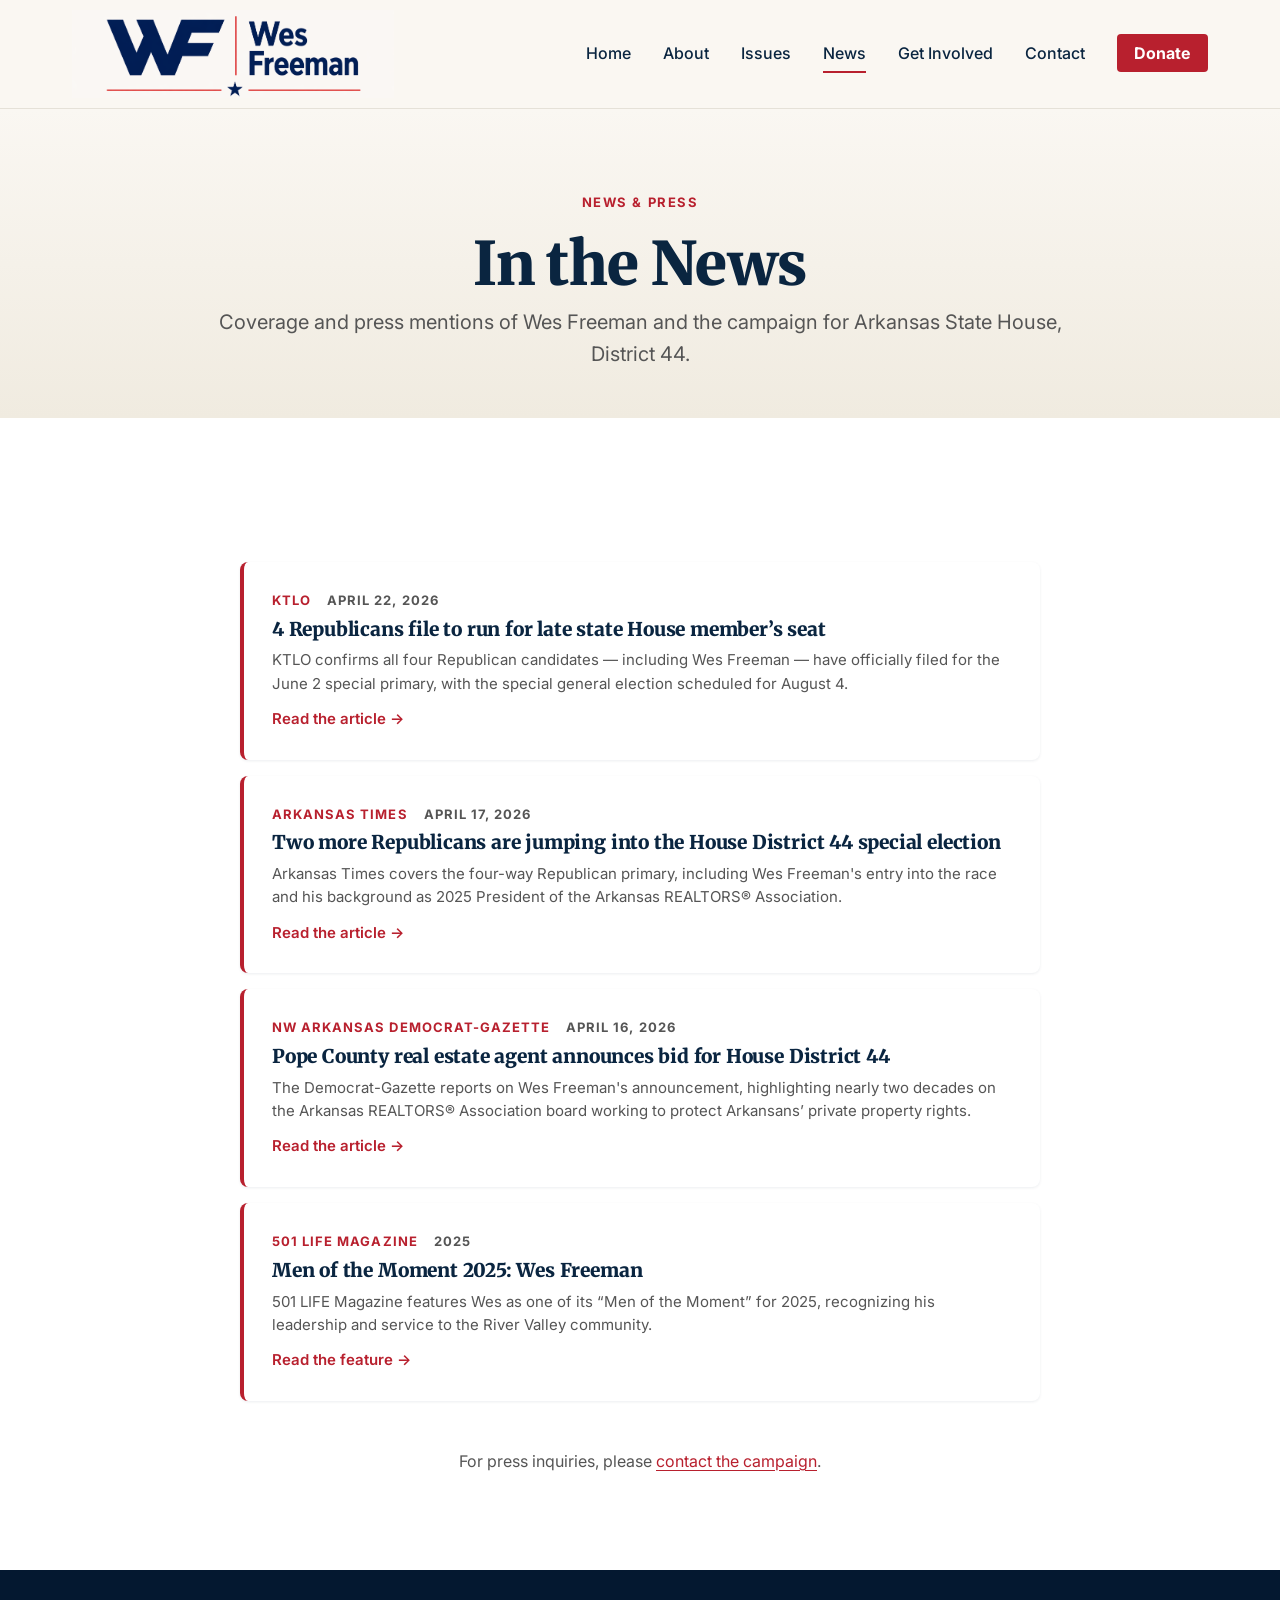
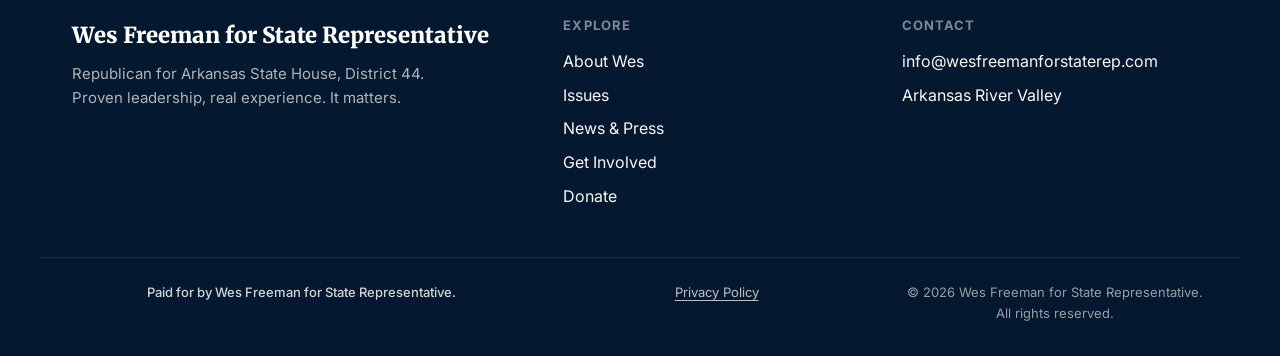
<file: news.html>
<!DOCTYPE html>
<html lang="en">
<head>
  <meta charset="UTF-8">
  <meta name="viewport" content="width=device-width, initial-scale=1">
  <title>News &amp; Press — Wes Freeman for State Representative, District 44</title>
  <meta name="description" content="News coverage and press mentions of Wes Freeman, Republican candidate for Arkansas State House District 44.">
  <meta name="theme-color" content="#B8202E">

  <meta property="og:type" content="website">
  <meta property="og:title" content="News &amp; Press — Wes Freeman for State Representative">
  <meta property="og:description" content="News coverage of the Wes Freeman campaign for Arkansas State House District 44.">
  <meta property="og:locale" content="en_US">
  <meta name="twitter:card" content="summary_large_image">

  <!-- Canonical / robots -->
  <link rel="canonical" href="https://wesfreemanforstaterep.com/news.html">

  <!-- Open Graph (additional) -->
  <meta property="og:site_name" content="Wes Freeman for State Representative">
  <meta property="og:url" content="https://wesfreemanforstaterep.com/news.html">
  <meta property="og:image" content="https://wesfreemanforstaterep.com/og-image.png">
  <meta property="og:image:width" content="1200">
  <meta property="og:image:height" content="630">
  <meta property="og:image:alt" content="Wes Freeman for Arkansas State Representative, District 44">
  <meta name="twitter:image" content="https://wesfreemanforstaterep.com/og-image.png">

  <!-- Favicons / manifest -->
  <link rel="icon" type="image/svg+xml" href="data:image/svg+xml,%3Csvg xmlns='http://www.w3.org/2000/svg' viewBox='0 0 32 32'%3E%3Crect width='32' height='32' rx='6' fill='%230A2540'/%3E%3Ctext x='16' y='22' font-family='Georgia,serif' font-weight='900' font-size='17' fill='%23FAF7F2' text-anchor='middle'%3EWF%3C/text%3E%3C/svg%3E">
  <link rel="apple-touch-icon" sizes="180x180" href="/apple-touch-icon.png">
  <link rel="manifest" href="/site.webmanifest">

  <link rel="preconnect" href="https://fonts.googleapis.com">
  <link rel="preconnect" href="https://fonts.gstatic.com" crossorigin>
  <link rel="stylesheet" href="https://fonts.googleapis.com/css2?family=Merriweather:wght@700;900&family=Inter:wght@400;500;600;700&display=swap">
  <link rel="stylesheet" href="css/styles.css">
</head>
<body>
  <a href="#main" class="skip-link">Skip to content</a>

  <header class="site-header">
    <nav aria-label="Primary">
      <a href="index.html" class="brand" aria-label="Wes Freeman for State Representative — Home">
        <img src="logos/WF%20Logo%20Cream.png" alt="Wes Freeman for State Representative">
      </a>
      <button class="nav-toggle" aria-label="Menu" aria-expanded="false" aria-controls="primary-nav">
        <span></span><span></span><span></span>
      </button>
      <ul class="nav-links" id="primary-nav">
        <li><a href="index.html">Home</a></li>
        <li><a href="about.html">About</a></li>
        <li><a href="issues.html">Issues</a></li>
        <li><a href="news.html">News</a></li>
        <li><a href="index.html#get-involved">Get Involved</a></li>
        <li><a href="index.html#contact">Contact</a></li>
        <li><a class="btn-donate-nav" href="https://politics.raisethemoney.com/en/wfreeman" target="_blank" rel="noopener">Donate</a></li>
      </ul>
    </nav>
  </header>

  <main id="main">

    <section class="page-hero">
      <div class="container">
        <p class="eyebrow">News &amp; Press</p>
        <h1>In the News</h1>
        <p class="lede">Coverage and press mentions of Wes Freeman and the campaign for Arkansas State House, District 44.</p>
      </div>
    </section>

    <section class="section section-alt">
      <div class="container">

        <!-- NEWS ITEMS
             To add a new item: copy one of the <a class="news-item"> blocks below, update the href,
             source, date, headline, and excerpt. Keep the most recent item at the top. -->

        <div class="news-list">

          <a class="news-item" href="https://www.ktlo.com/2026/04/22/4-republicans-file-to-run-for-late-state-house-members-seat/" target="_blank" rel="noopener">
            <div class="news-meta">
              <span class="news-source">KTLO</span>
              <span class="news-date">April 22, 2026</span>
            </div>
            <h3>4 Republicans file to run for late state House member&rsquo;s seat</h3>
            <p>KTLO confirms all four Republican candidates &mdash; including Wes Freeman &mdash; have officially filed for the June&nbsp;2 special primary, with the special general election scheduled for August&nbsp;4.</p>
            <span class="read-link">Read the article &rarr;</span>
          </a>

          <a class="news-item" href="https://arktimes.com/arkansas-blog/2026/04/17/two-more-republicans-are-jumping-into-the-house-district-44-special-election" target="_blank" rel="noopener">
            <div class="news-meta">
              <span class="news-source">Arkansas Times</span>
              <span class="news-date">April 17, 2026</span>
            </div>
            <h3>Two more Republicans are jumping into the House District 44 special election</h3>
            <p>Arkansas Times covers the four-way Republican primary, including Wes Freeman's entry into the race and his background as 2025 President of the Arkansas REALTORS&reg; Association.</p>
            <span class="read-link">Read the article &rarr;</span>
          </a>

          <a class="news-item" href="https://www.nwaonline.com/news/2026/apr/16/pope-county-real-estate-agent-announces-bid-for/" target="_blank" rel="noopener">
            <div class="news-meta">
              <span class="news-source">NW Arkansas Democrat-Gazette</span>
              <span class="news-date">April 16, 2026</span>
            </div>
            <h3>Pope County real estate agent announces bid for House District 44</h3>
            <p>The Democrat-Gazette reports on Wes Freeman's announcement, highlighting nearly two decades on the Arkansas REALTORS&reg; Association board working to protect Arkansans&rsquo; private property rights.</p>
            <span class="read-link">Read the article &rarr;</span>
          </a>

          <a class="news-item" href="https://501lifemag.com/men-of-the-moment-2025-wes-freeman/" target="_blank" rel="noopener">
            <div class="news-meta">
              <span class="news-source">501 LIFE Magazine</span>
              <span class="news-date">2025</span>
            </div>
            <h3>Men of the Moment 2025: Wes Freeman</h3>
            <p>501 LIFE Magazine features Wes as one of its &ldquo;Men of the Moment&rdquo; for 2025, recognizing his leadership and service to the River Valley community.</p>
            <span class="read-link">Read the feature &rarr;</span>
          </a>

          <!-- Add new press mentions above this line. Template:
          <a class="news-item" href="ARTICLE_URL" target="_blank" rel="noopener">
            <div class="news-meta">
              <span class="news-source">PUBLICATION NAME</span>
              <span class="news-date">DATE</span>
            </div>
            <h3>HEADLINE</h3>
            <p>Short summary or excerpt.</p>
            <span class="read-link">Read the article &rarr;</span>
          </a>
          -->

        </div>

        <p style="text-align: center; margin-top: 3rem; color: var(--color-ink-soft);">
          For press inquiries, please <a href="index.html#contact">contact the campaign</a>.
        </p>
      </div>
    </section>

  </main>

  <footer class="site-footer" id="contact">
    <div class="container">
      <div>
        <p class="footer-brand">Wes Freeman for State Representative</p>
        <p class="footer-tagline">Republican for Arkansas State House, District 44. Proven leadership, real experience. It matters.</p>
      </div>

      <div>
        <h4>Explore</h4>
        <ul>
          <li><a href="about.html">About Wes</a></li>
          <li><a href="issues.html">Issues</a></li>
          <li><a href="news.html">News &amp; Press</a></li>
          <li><a href="index.html#get-involved">Get Involved</a></li>
          <li><a href="https://politics.raisethemoney.com/en/wfreeman" target="_blank" rel="noopener">Donate</a></li>
        </ul>
      </div>

      <div>
        <h4>Contact</h4>
        <ul>
          <li><a href="mailto:info@wesfreemanforstaterep.com">info@wesfreemanforstaterep.com</a></li>
          <li><span>Arkansas River Valley</span></li>
        </ul>
      </div>
    </div>

    <div class="container footer-bottom">
      <p class="disclaimer">Paid for by Wes Freeman for State Representative.</p>
      <p class="footer-legal-links"><a href="privacy.html">Privacy Policy</a></p>
      <p class="mb-0">&copy; 2026 Wes Freeman for State Representative. All rights reserved.</p>
    </div>
  </footer>

  <script src="js/main.js"></script>
</body>
</html>
</file>
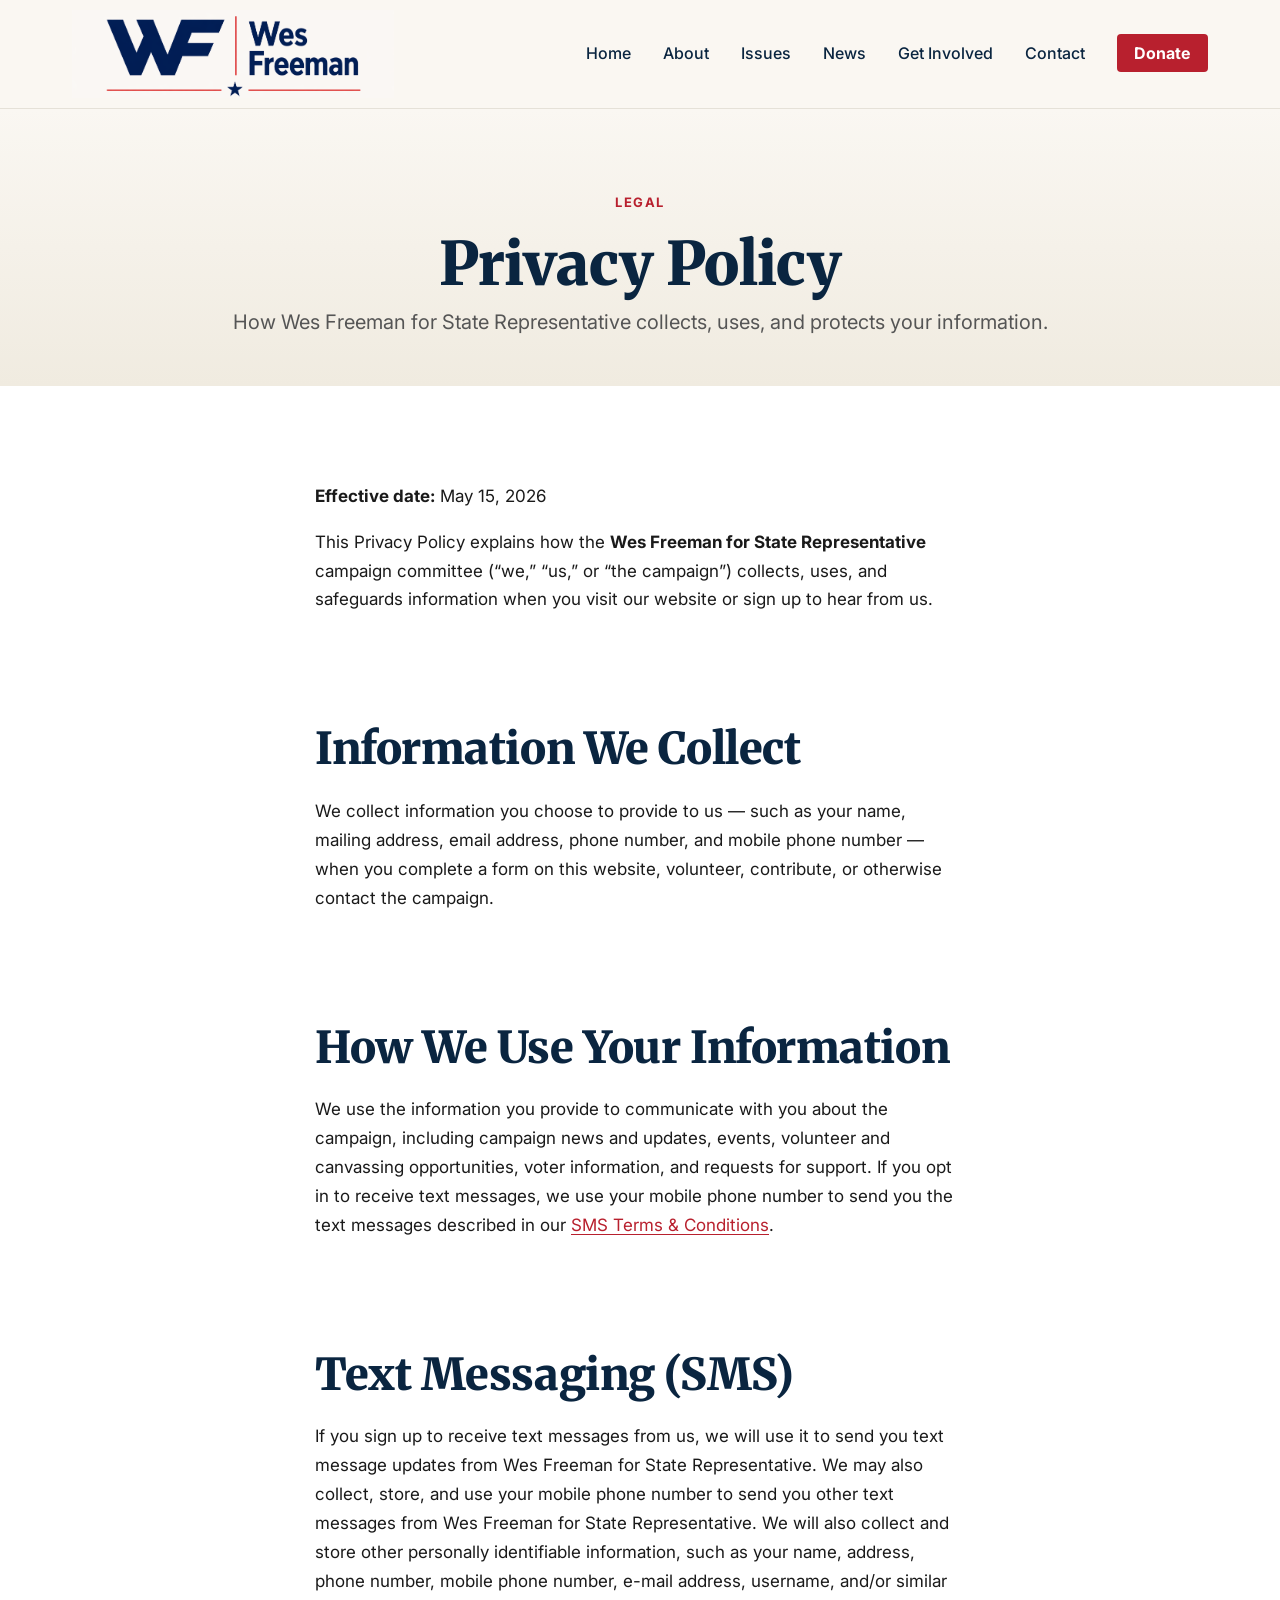
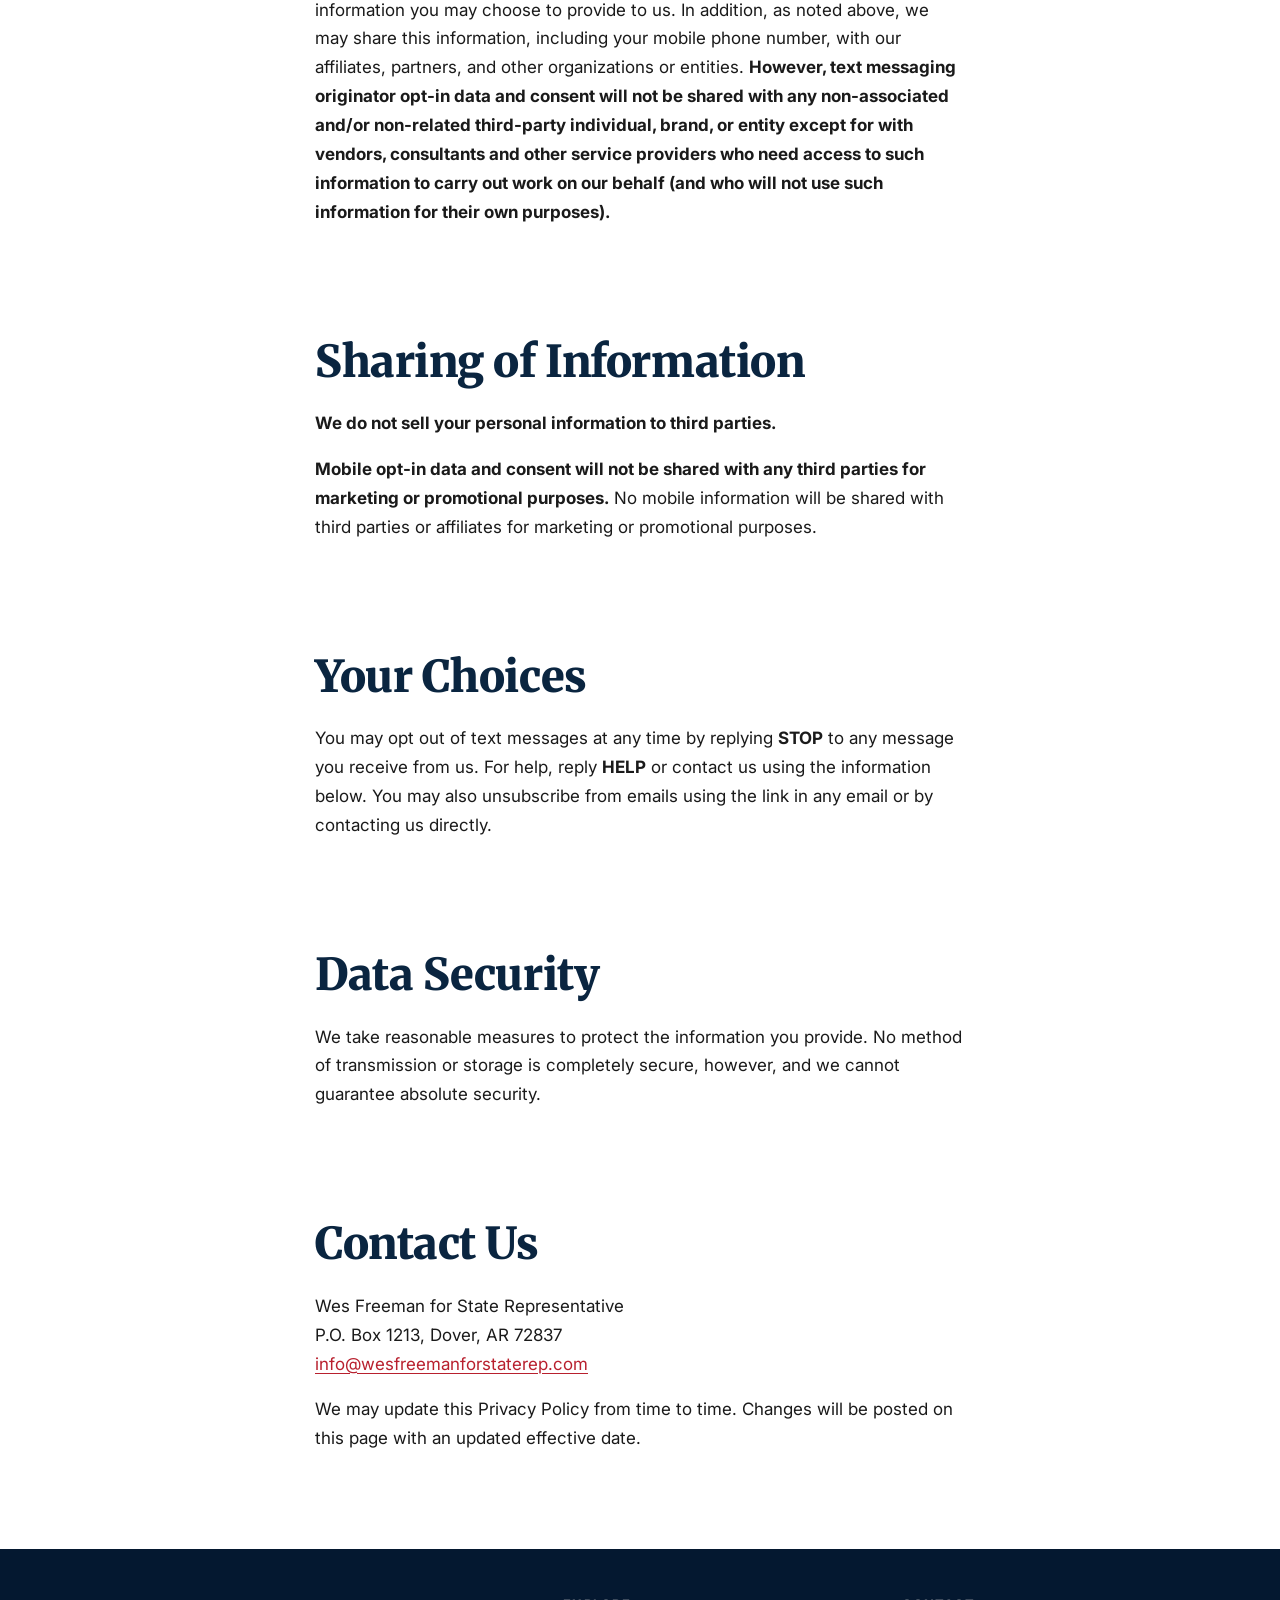
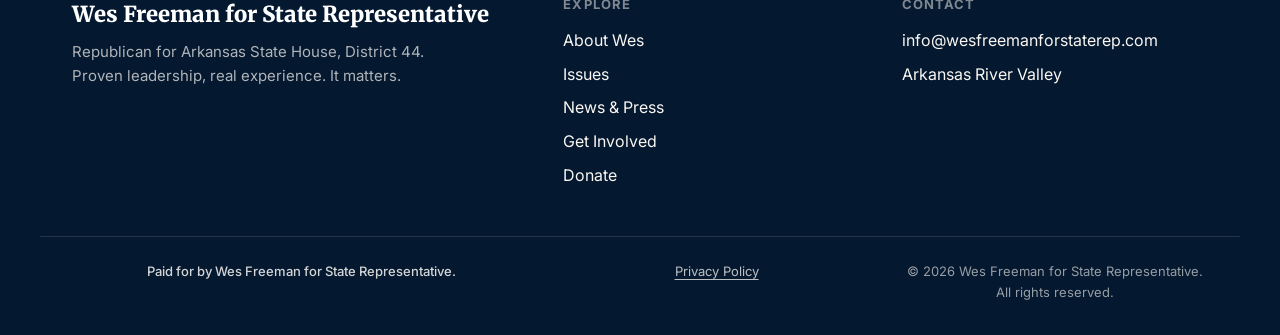
<file: privacy.html>
<!DOCTYPE html>
<html lang="en">
<head>
  <meta charset="UTF-8">
  <meta name="viewport" content="width=device-width, initial-scale=1">
  <title>Privacy Policy — Wes Freeman for State Representative, District 44</title>
  <meta name="description" content="Privacy policy for Wes Freeman for State Representative, including how we handle text-messaging opt-in data.">
  <meta name="theme-color" content="#B8202E">

  <meta property="og:type" content="website">
  <meta property="og:title" content="Privacy Policy — Wes Freeman for State Representative">
  <meta property="og:description" content="Privacy policy for the Wes Freeman campaign for Arkansas State House District 44.">
  <meta property="og:locale" content="en_US">
  <meta name="twitter:card" content="summary_large_image">

  <!-- Canonical / robots -->
  <link rel="canonical" href="https://wesfreemanforstaterep.com/privacy.html">

  <!-- Open Graph (additional) -->
  <meta property="og:site_name" content="Wes Freeman for State Representative">
  <meta property="og:url" content="https://wesfreemanforstaterep.com/privacy.html">
  <meta property="og:image" content="https://wesfreemanforstaterep.com/og-image.png">
  <meta property="og:image:width" content="1200">
  <meta property="og:image:height" content="630">
  <meta property="og:image:alt" content="Wes Freeman for Arkansas State Representative, District 44">
  <meta name="twitter:image" content="https://wesfreemanforstaterep.com/og-image.png">

  <!-- Favicons / manifest -->
  <link rel="icon" type="image/svg+xml" href="data:image/svg+xml,%3Csvg xmlns='http://www.w3.org/2000/svg' viewBox='0 0 32 32'%3E%3Crect width='32' height='32' rx='6' fill='%230A2540'/%3E%3Ctext x='16' y='22' font-family='Georgia,serif' font-weight='900' font-size='17' fill='%23FAF7F2' text-anchor='middle'%3EWF%3C/text%3E%3C/svg%3E">
  <link rel="apple-touch-icon" sizes="180x180" href="/apple-touch-icon.png">
  <link rel="manifest" href="/site.webmanifest">

  <link rel="preconnect" href="https://fonts.googleapis.com">
  <link rel="preconnect" href="https://fonts.gstatic.com" crossorigin>
  <link rel="stylesheet" href="https://fonts.googleapis.com/css2?family=Merriweather:wght@700;900&family=Inter:wght@400;500;600;700&display=swap">
  <link rel="stylesheet" href="css/styles.css">
</head>
<body>
  <a href="#main" class="skip-link">Skip to content</a>

  <header class="site-header">
    <nav aria-label="Primary">
      <a href="index.html" class="brand" aria-label="Wes Freeman for State Representative — Home">
        <img src="logos/WF%20Logo%20Cream.png" alt="Wes Freeman for State Representative">
      </a>
      <button class="nav-toggle" aria-label="Menu" aria-expanded="false" aria-controls="primary-nav">
        <span></span><span></span><span></span>
      </button>
      <ul class="nav-links" id="primary-nav">
        <li><a href="index.html">Home</a></li>
        <li><a href="about.html">About</a></li>
        <li><a href="issues.html">Issues</a></li>
        <li><a href="news.html">News</a></li>
        <li><a href="index.html#get-involved">Get Involved</a></li>
        <li><a href="index.html#contact">Contact</a></li>
        <li><a class="btn-donate-nav" href="https://politics.raisethemoney.com/en/wfreeman" target="_blank" rel="noopener">Donate</a></li>
      </ul>
    </nav>
  </header>

  <main id="main">

    <section class="page-hero">
      <div class="container">
        <p class="eyebrow">Legal</p>
        <h1>Privacy Policy</h1>
        <p class="lede">How Wes Freeman for State Representative collects, uses, and protects your information.</p>
      </div>
    </section>

    <section class="section section-alt">
      <div class="container">
        <div class="prose">

          <p><strong>Effective date:</strong> May 15, 2026</p>

          <p>
            This Privacy Policy explains how the <strong>Wes Freeman for State Representative</strong> campaign committee (&ldquo;we,&rdquo; &ldquo;us,&rdquo; or &ldquo;the campaign&rdquo;) collects, uses, and safeguards information when you visit our website or sign up to hear from us.
          </p>

          <h2>Information We Collect</h2>
          <p>
            We collect information you choose to provide to us &mdash; such as your name, mailing address, email address, phone number, and mobile phone number &mdash; when you complete a form on this website, volunteer, contribute, or otherwise contact the campaign.
          </p>

          <h2>How We Use Your Information</h2>
          <p>
            We use the information you provide to communicate with you about the campaign, including campaign news and updates, events, volunteer and canvassing opportunities, voter information, and requests for support. If you opt in to receive text messages, we use your mobile phone number to send you the text messages described in our <a href="terms.html">SMS Terms &amp; Conditions</a>.
          </p>

          <h2>Text Messaging (SMS)</h2>
          <p>
            If you sign up to receive text messages from us, we will use it to send you text message updates from Wes Freeman for State Representative. We may also collect, store, and use your mobile phone number to send you other text messages from Wes Freeman for State Representative. We will also collect and store other personally identifiable information, such as your name, address, phone number, mobile phone number, e-mail address, username, and/or similar information you may choose to provide to us. In addition, as noted above, we may share this information, including your mobile phone number, with our affiliates, partners, and other organizations or entities. <strong>However, text messaging originator opt-in data and consent will not be shared with any non-associated and/or non-related third-party individual, brand, or entity except for with vendors, consultants and other service providers who need access to such information to carry out work on our behalf (and who will not use such information for their own purposes).</strong>
          </p>

          <h2>Sharing of Information</h2>
          <p>
            <strong>We do not sell your personal information to third parties.</strong>
          </p>
          <p>
            <strong>Mobile opt-in data and consent will not be shared with any third parties for marketing or promotional purposes.</strong> No mobile information will be shared with third parties or affiliates for marketing or promotional purposes.
          </p>

          <h2>Your Choices</h2>
          <p>
            You may opt out of text messages at any time by replying <strong>STOP</strong> to any message you receive from us. For help, reply <strong>HELP</strong> or contact us using the information below. You may also unsubscribe from emails using the link in any email or by contacting us directly.
          </p>

          <h2>Data Security</h2>
          <p>
            We take reasonable measures to protect the information you provide. No method of transmission or storage is completely secure, however, and we cannot guarantee absolute security.
          </p>

          <h2>Contact Us</h2>
          <p>
            Wes Freeman for State Representative<br>
            P.O. Box 1213, Dover, AR 72837<br>
            <a href="mailto:info@wesfreemanforstaterep.com">info@wesfreemanforstaterep.com</a>
          </p>

          <p>
            We may update this Privacy Policy from time to time. Changes will be posted on this page with an updated effective date.
          </p>

        </div>
      </div>
    </section>

  </main>

  <footer class="site-footer" id="contact">
    <div class="container">
      <div>
        <p class="footer-brand">Wes Freeman for State Representative</p>
        <p class="footer-tagline">Republican for Arkansas State House, District 44. Proven leadership, real experience. It matters.</p>
      </div>

      <div>
        <h4>Explore</h4>
        <ul>
          <li><a href="about.html">About Wes</a></li>
          <li><a href="issues.html">Issues</a></li>
          <li><a href="news.html">News &amp; Press</a></li>
          <li><a href="index.html#get-involved">Get Involved</a></li>
          <li><a href="https://politics.raisethemoney.com/en/wfreeman" target="_blank" rel="noopener">Donate</a></li>
        </ul>
      </div>

      <div>
        <h4>Contact</h4>
        <ul>
          <li><a href="mailto:info@wesfreemanforstaterep.com">info@wesfreemanforstaterep.com</a></li>
          <li><span>Arkansas River Valley</span></li>
        </ul>
      </div>
    </div>

    <div class="container footer-bottom">
      <p class="disclaimer">Paid for by Wes Freeman for State Representative.</p>
      <p class="footer-legal-links"><a href="privacy.html">Privacy Policy</a></p>
      <p class="mb-0">&copy; 2026 Wes Freeman for State Representative. All rights reserved.</p>
    </div>
  </footer>

  <script src="js/main.js"></script>
</body>
</html>
</file>
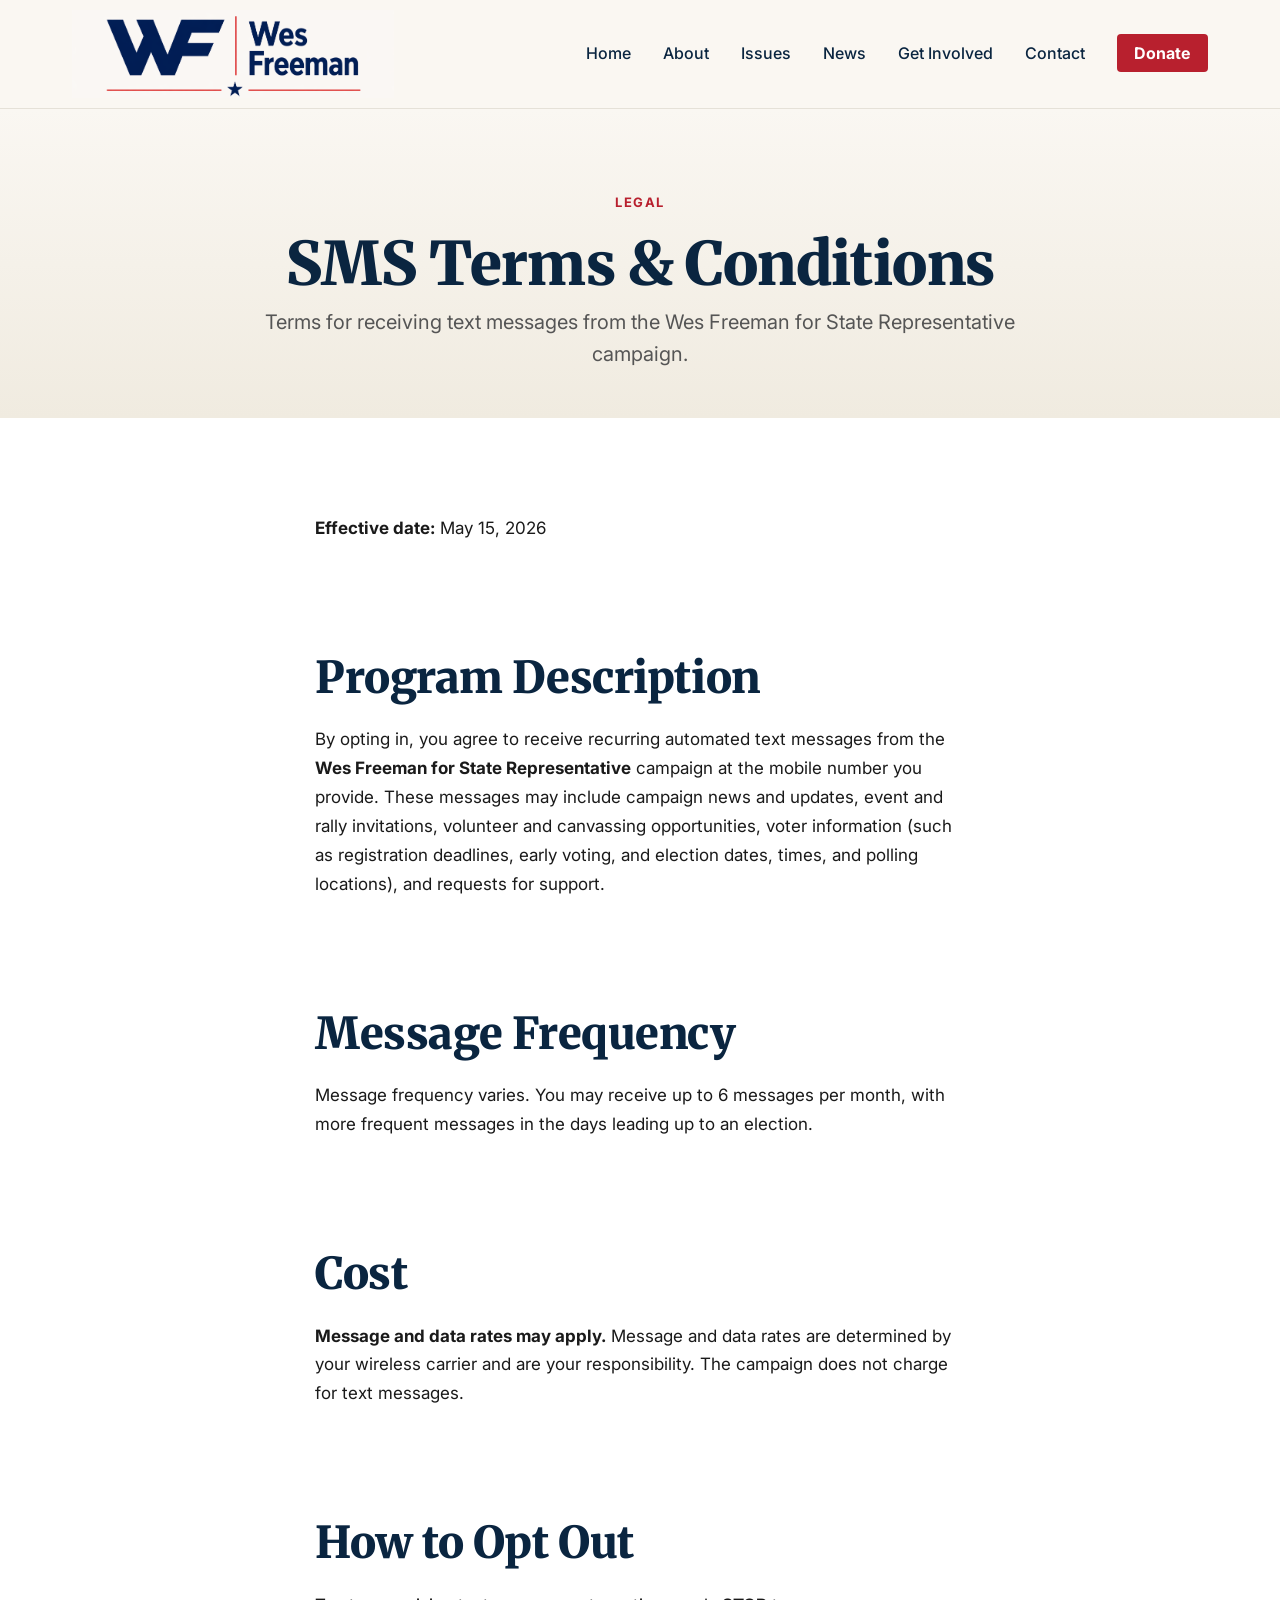
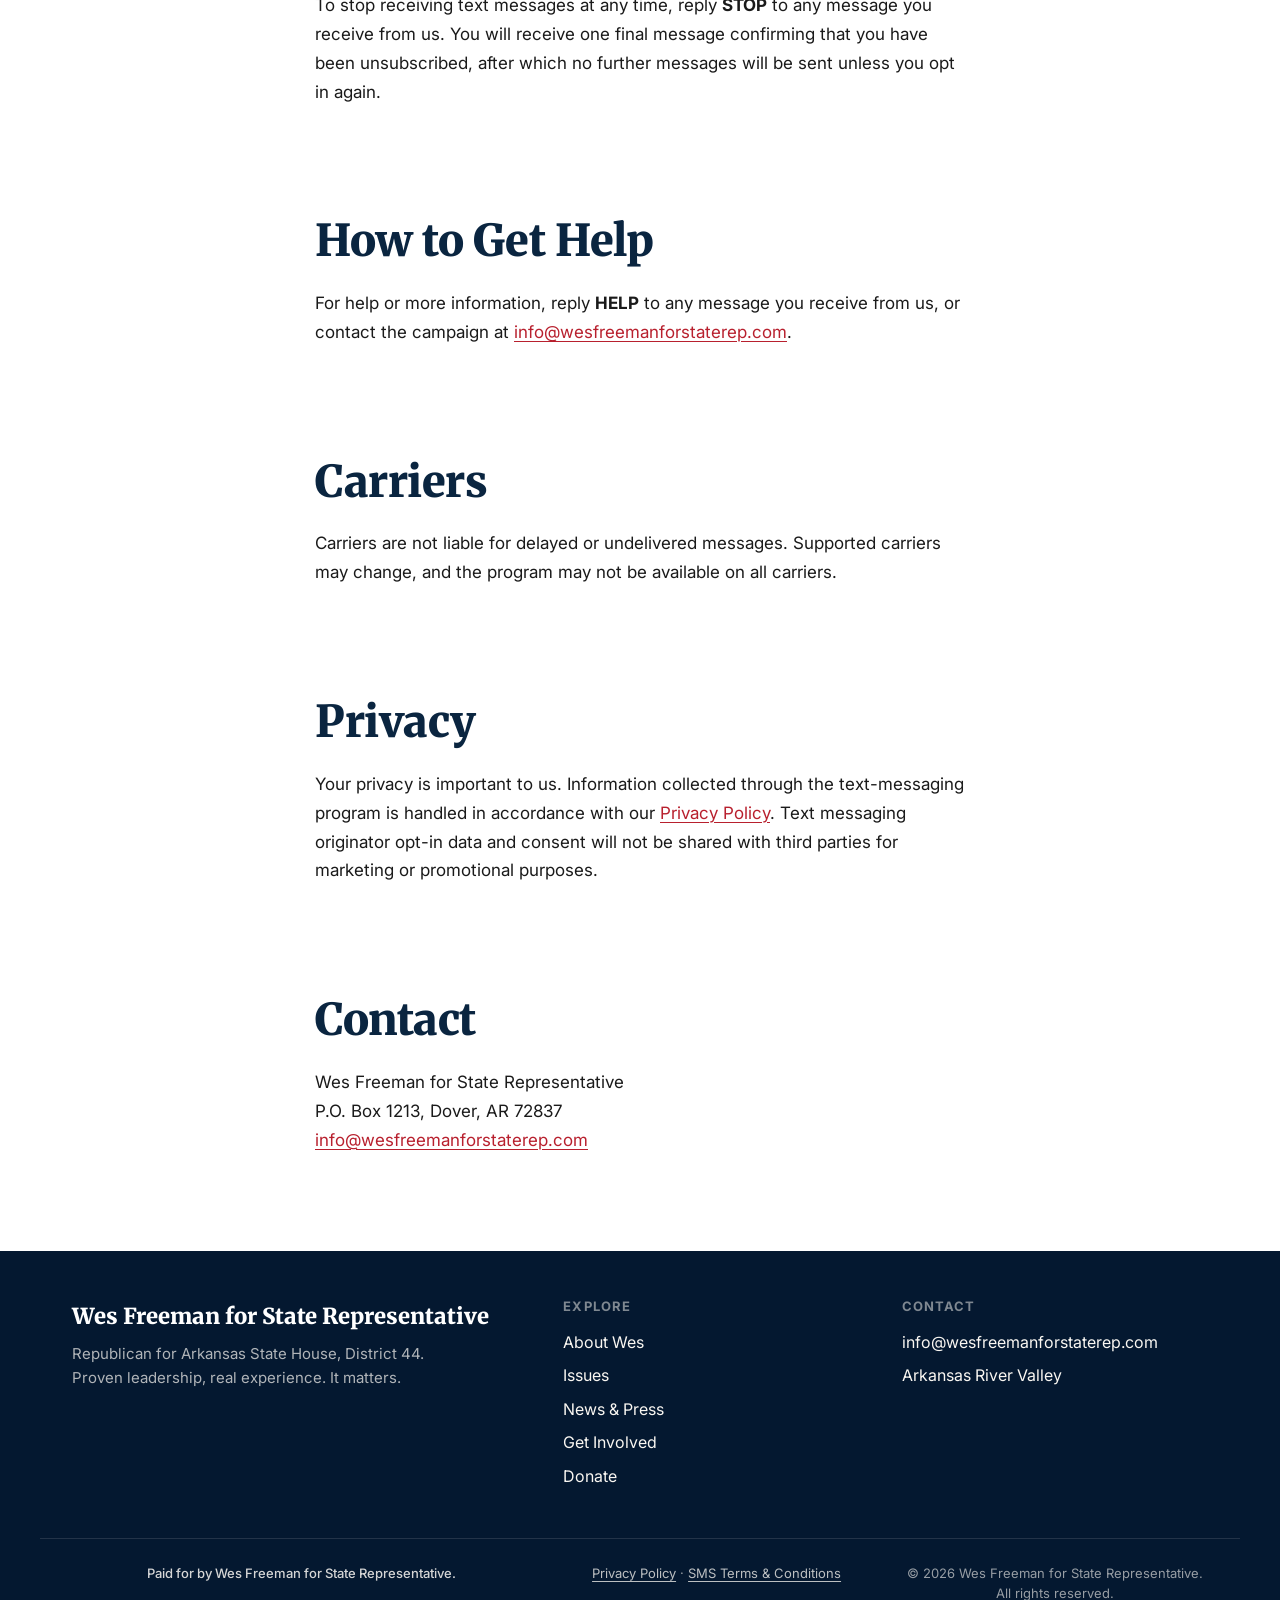
<file: terms.html>
<!DOCTYPE html>
<html lang="en">
<head>
  <meta charset="UTF-8">
  <meta name="viewport" content="width=device-width, initial-scale=1">
  <title>SMS Terms &amp; Conditions — Wes Freeman for State Representative, District 44</title>
  <meta name="description" content="Text-messaging terms and conditions for Wes Freeman for State Representative, including message frequency, rates, and opt-out instructions.">
  <meta name="theme-color" content="#B8202E">

  <meta property="og:type" content="website">
  <meta property="og:title" content="SMS Terms &amp; Conditions — Wes Freeman for State Representative">
  <meta property="og:description" content="Text-messaging terms and conditions for the Wes Freeman campaign for Arkansas State House District 44.">
  <meta property="og:locale" content="en_US">
  <meta name="twitter:card" content="summary_large_image">

  <!-- Canonical / robots -->
  <link rel="canonical" href="https://wesfreemanforstaterep.com/terms.html">

  <!-- Open Graph (additional) -->
  <meta property="og:site_name" content="Wes Freeman for State Representative">
  <meta property="og:url" content="https://wesfreemanforstaterep.com/terms.html">
  <meta property="og:image" content="https://wesfreemanforstaterep.com/og-image.png">
  <meta property="og:image:width" content="1200">
  <meta property="og:image:height" content="630">
  <meta property="og:image:alt" content="Wes Freeman for Arkansas State Representative, District 44">
  <meta name="twitter:image" content="https://wesfreemanforstaterep.com/og-image.png">

  <!-- Favicons / manifest -->
  <link rel="icon" type="image/svg+xml" href="data:image/svg+xml,%3Csvg xmlns='http://www.w3.org/2000/svg' viewBox='0 0 32 32'%3E%3Crect width='32' height='32' rx='6' fill='%230A2540'/%3E%3Ctext x='16' y='22' font-family='Georgia,serif' font-weight='900' font-size='17' fill='%23FAF7F2' text-anchor='middle'%3EWF%3C/text%3E%3C/svg%3E">
  <link rel="apple-touch-icon" sizes="180x180" href="/apple-touch-icon.png">
  <link rel="manifest" href="/site.webmanifest">

  <link rel="preconnect" href="https://fonts.googleapis.com">
  <link rel="preconnect" href="https://fonts.gstatic.com" crossorigin>
  <link rel="stylesheet" href="https://fonts.googleapis.com/css2?family=Merriweather:wght@700;900&family=Inter:wght@400;500;600;700&display=swap">
  <link rel="stylesheet" href="css/styles.css">
</head>
<body>
  <a href="#main" class="skip-link">Skip to content</a>

  <header class="site-header">
    <nav aria-label="Primary">
      <a href="index.html" class="brand" aria-label="Wes Freeman for State Representative — Home">
        <img src="logos/WF%20Logo%20Cream.png" alt="Wes Freeman for State Representative">
      </a>
      <button class="nav-toggle" aria-label="Menu" aria-expanded="false" aria-controls="primary-nav">
        <span></span><span></span><span></span>
      </button>
      <ul class="nav-links" id="primary-nav">
        <li><a href="index.html">Home</a></li>
        <li><a href="about.html">About</a></li>
        <li><a href="issues.html">Issues</a></li>
        <li><a href="news.html">News</a></li>
        <li><a href="index.html#get-involved">Get Involved</a></li>
        <li><a href="index.html#contact">Contact</a></li>
        <li><a class="btn-donate-nav" href="https://politics.raisethemoney.com/en/wfreeman" target="_blank" rel="noopener">Donate</a></li>
      </ul>
    </nav>
  </header>

  <main id="main">

    <section class="page-hero">
      <div class="container">
        <p class="eyebrow">Legal</p>
        <h1>SMS Terms &amp; Conditions</h1>
        <p class="lede">Terms for receiving text messages from the Wes Freeman for State Representative campaign.</p>
      </div>
    </section>

    <section class="section section-alt">
      <div class="container">
        <div class="prose">

          <p><strong>Effective date:</strong> May 15, 2026</p>

          <h2>Program Description</h2>
          <p>
            By opting in, you agree to receive recurring automated text messages from the <strong>Wes Freeman for State Representative</strong> campaign at the mobile number you provide. These messages may include campaign news and updates, event and rally invitations, volunteer and canvassing opportunities, voter information (such as registration deadlines, early voting, and election dates, times, and polling locations), and requests for support.
          </p>

          <h2>Message Frequency</h2>
          <p>
            Message frequency varies. You may receive up to 6 messages per month, with more frequent messages in the days leading up to an election.
          </p>

          <h2>Cost</h2>
          <p>
            <strong>Message and data rates may apply.</strong> Message and data rates are determined by your wireless carrier and are your responsibility. The campaign does not charge for text messages.
          </p>

          <h2>How to Opt Out</h2>
          <p>
            To stop receiving text messages at any time, reply <strong>STOP</strong> to any message you receive from us. You will receive one final message confirming that you have been unsubscribed, after which no further messages will be sent unless you opt in again.
          </p>

          <h2>How to Get Help</h2>
          <p>
            For help or more information, reply <strong>HELP</strong> to any message you receive from us, or contact the campaign at <a href="mailto:info@wesfreemanforstaterep.com">info@wesfreemanforstaterep.com</a>.
          </p>

          <h2>Carriers</h2>
          <p>
            Carriers are not liable for delayed or undelivered messages. Supported carriers may change, and the program may not be available on all carriers.
          </p>

          <h2>Privacy</h2>
          <p>
            Your privacy is important to us. Information collected through the text-messaging program is handled in accordance with our <a href="privacy.html">Privacy Policy</a>. Text messaging originator opt-in data and consent will not be shared with third parties for marketing or promotional purposes.
          </p>

          <h2>Contact</h2>
          <p>
            Wes Freeman for State Representative<br>
            P.O. Box 1213, Dover, AR 72837<br>
            <a href="mailto:info@wesfreemanforstaterep.com">info@wesfreemanforstaterep.com</a>
          </p>

        </div>
      </div>
    </section>

  </main>

  <footer class="site-footer" id="contact">
    <div class="container">
      <div>
        <p class="footer-brand">Wes Freeman for State Representative</p>
        <p class="footer-tagline">Republican for Arkansas State House, District 44. Proven leadership, real experience. It matters.</p>
      </div>

      <div>
        <h4>Explore</h4>
        <ul>
          <li><a href="about.html">About Wes</a></li>
          <li><a href="issues.html">Issues</a></li>
          <li><a href="news.html">News &amp; Press</a></li>
          <li><a href="index.html#get-involved">Get Involved</a></li>
          <li><a href="https://politics.raisethemoney.com/en/wfreeman" target="_blank" rel="noopener">Donate</a></li>
        </ul>
      </div>

      <div>
        <h4>Contact</h4>
        <ul>
          <li><a href="mailto:info@wesfreemanforstaterep.com">info@wesfreemanforstaterep.com</a></li>
          <li><span>Arkansas River Valley</span></li>
        </ul>
      </div>
    </div>

    <div class="container footer-bottom">
      <p class="disclaimer">Paid for by Wes Freeman for State Representative.</p>
      <p class="footer-legal-links"><a href="privacy.html">Privacy Policy</a> &middot; <a href="terms.html">SMS Terms &amp; Conditions</a></p>
      <p class="mb-0">&copy; 2026 Wes Freeman for State Representative. All rights reserved.</p>
    </div>
  </footer>

  <script src="js/main.js"></script>
</body>
</html>
</file>
<file: css/styles.css>
/* ==========================================================================
   Wes Freeman for Arkansas — styles
   Design: navy/red/cream GOP palette, Merriweather + Inter type pair
   ========================================================================== */

/* Tokens --------------------------------------------------------------- */
:root {
  --color-red: #B8202E;
  --color-red-dark: #8B1821;
  --color-red-soft: #E85567;
  --color-navy: #0A2540;
  --color-navy-dark: #041830;
  --color-navy-soft: #1F3A5F;
  --color-cream: #FAF7F2;
  --color-cream-dark: #F0EBE0;
  --color-paper: #FFFFFF;
  --color-ink: #1A1A1A;
  --color-ink-soft: #555;
  --color-rule: #E5E1D8;
  --color-focus: #3B82F6;

  --font-serif: 'Merriweather', Georgia, 'Times New Roman', serif;
  --font-sans: 'Inter', -apple-system, BlinkMacSystemFont, 'Segoe UI', Helvetica, Arial, sans-serif;

  --radius-sm: 4px;
  --radius-md: 8px;
  --radius-lg: 16px;

  --shadow-sm: 0 1px 3px rgba(10, 37, 64, 0.08);
  --shadow-md: 0 4px 12px rgba(10, 37, 64, 0.12);
  --shadow-lg: 0 12px 32px rgba(10, 37, 64, 0.15);

  --container-max: 1200px;
  --content-max: 65ch;

  --nav-height: 108px;
}

/* Reset & base --------------------------------------------------------- */
*, *::before, *::after { box-sizing: border-box; }

html {
  scroll-behavior: smooth;
  scroll-padding-top: var(--nav-height);
  -webkit-text-size-adjust: 100%;
}

body {
  margin: 0;
  font-family: var(--font-sans);
  font-size: 1rem;
  line-height: 1.6;
  color: var(--color-ink);
  background: var(--color-cream);
  -webkit-font-smoothing: antialiased;
  -moz-osx-font-smoothing: grayscale;
}

img, picture, svg { max-width: 100%; display: block; }

h1, h2, h3, h4 {
  font-family: var(--font-serif);
  font-weight: 900;
  line-height: 1.15;
  color: var(--color-navy);
  margin: 0 0 0.5em;
  letter-spacing: -0.01em;
}

h1 { font-size: clamp(2.25rem, 5.5vw, 3.75rem); }
h2 { font-size: clamp(1.75rem, 4vw, 2.75rem); }
h3 { font-size: clamp(1.25rem, 2.5vw, 1.5rem); }

p { margin: 0 0 1em; }
p:last-child { margin-bottom: 0; }

a {
  color: var(--color-red);
  text-decoration: underline;
  text-underline-offset: 3px;
  text-decoration-thickness: 1px;
  transition: color 120ms ease;
}
a:hover { color: var(--color-red-dark); }
a:focus-visible {
  outline: 2px solid var(--color-focus);
  outline-offset: 3px;
  border-radius: 2px;
}

:focus-visible { outline: 2px solid var(--color-focus); outline-offset: 3px; }

/* Skip link (a11y) ---------------------------------------------------- */
.skip-link {
  position: absolute;
  left: -9999px;
  top: 0;
  background: var(--color-navy);
  color: var(--color-paper);
  padding: 0.75rem 1rem;
  z-index: 100;
}
.skip-link:focus {
  left: 1rem;
  top: 1rem;
}

/* Layout helpers ------------------------------------------------------ */
.container {
  max-width: var(--container-max);
  margin: 0 auto;
  padding: 0 clamp(1rem, 4vw, 2rem);
}

.section {
  padding: clamp(3rem, 8vw, 6rem) 0;
}

.section-alt { background: var(--color-paper); }
.section-navy { background: var(--color-navy); color: var(--color-cream); }
.section-navy h1, .section-navy h2, .section-navy h3 { color: var(--color-paper); }

.eyebrow {
  display: inline-block;
  font-family: var(--font-sans);
  font-size: 0.8125rem;
  font-weight: 700;
  text-transform: uppercase;
  letter-spacing: 0.12em;
  color: var(--color-red);
  margin: 0 0 1rem;
}

.lede {
  font-size: clamp(1.0625rem, 1.75vw, 1.25rem);
  color: var(--color-ink-soft);
  max-width: var(--content-max);
}

/* Buttons ------------------------------------------------------------- */
.btn {
  display: inline-flex;
  align-items: center;
  justify-content: center;
  gap: 0.5em;
  padding: 0.875rem 1.75rem;
  font-family: var(--font-sans);
  font-weight: 600;
  font-size: 1rem;
  text-decoration: none;
  border: 2px solid transparent;
  border-radius: var(--radius-md);
  cursor: pointer;
  transition: transform 120ms ease, box-shadow 120ms ease, background 120ms ease;
  white-space: nowrap;
}

.btn:hover { transform: translateY(-1px); }
.btn:active { transform: translateY(0); }

.btn-primary {
  background: var(--color-red);
  color: var(--color-paper);
}
.btn-primary:hover {
  background: var(--color-red-dark);
  color: var(--color-paper);
  box-shadow: var(--shadow-md);
}

.btn-secondary {
  background: transparent;
  color: var(--color-navy);
  border-color: var(--color-navy);
}
.btn-secondary:hover {
  background: var(--color-navy);
  color: var(--color-paper);
}

.section-navy .btn-secondary {
  color: var(--color-paper);
  border-color: var(--color-paper);
}
.section-navy .btn-secondary:hover {
  background: var(--color-paper);
  color: var(--color-navy);
}

/* Header / nav -------------------------------------------------------- */
.site-header {
  position: sticky;
  top: 0;
  z-index: 50;
  background: rgba(250, 247, 242, 0.95);
  backdrop-filter: saturate(180%) blur(8px);
  -webkit-backdrop-filter: saturate(180%) blur(8px);
  border-bottom: 1px solid var(--color-rule);
}

.site-header nav {
  max-width: var(--container-max);
  margin: 0 auto;
  padding: 0 clamp(1rem, 4vw, 2rem);
  display: flex;
  align-items: center;
  justify-content: space-between;
  height: var(--nav-height);
}

.brand {
  display: flex;
  align-items: center;
  text-decoration: none;
  line-height: 1;
  flex-shrink: 1;
  min-width: 0;
  transition: opacity 120ms ease;
  padding: 6px 0;
}
.brand img {
  display: block;
  height: auto;
  width: auto;
  max-height: 88px;
  max-width: 420px;
  object-fit: contain;
  image-rendering: auto;
}
.brand:hover { opacity: 0.82; }
@media (max-width: 600px) {
  .brand img { max-height: 64px; max-width: 290px; }
}
@media (max-width: 400px) {
  .brand img { max-height: 50px; max-width: 210px; }
}

.nav-links {
  display: none;
  list-style: none;
  gap: 2rem;
  margin: 0;
  padding: 0;
}

.nav-links a {
  color: var(--color-navy);
  font-weight: 500;
  text-decoration: none;
  padding: 0.5rem 0;
  position: relative;
}
.nav-links a:hover { color: var(--color-red); }
.nav-links a.active::after {
  content: "";
  position: absolute;
  left: 0;
  right: 0;
  bottom: -2px;
  height: 2px;
  background: var(--color-red);
}

/* Donate button in nav (desktop) */
@media (min-width: 768px) {
  .nav-links a.btn-donate-nav {
    background: var(--color-red);
    color: var(--color-paper);
    padding: 0.55rem 1.1rem;
    border-radius: var(--radius-sm);
    font-weight: 700;
    transition: background 120ms ease, transform 120ms ease, box-shadow 120ms ease;
  }
  .nav-links a.btn-donate-nav:hover {
    background: var(--color-red-dark);
    color: var(--color-paper);
    transform: translateY(-1px);
    box-shadow: var(--shadow-sm);
  }
  .nav-links a.btn-donate-nav.active::after { display: none; }
}
/* Donate button in nav (mobile drawer) */
@media (max-width: 767px) {
  .nav-links a.btn-donate-nav {
    background: var(--color-red);
    color: var(--color-paper);
    margin: 0.75rem clamp(1rem, 4vw, 2rem);
    padding: 0.875rem 1rem !important;
    text-align: center;
    border-radius: var(--radius-md);
    font-weight: 700;
  }
  .nav-links a.btn-donate-nav:hover { background: var(--color-red-dark); color: var(--color-paper); }
}

.nav-toggle {
  display: flex;
  flex-direction: column;
  justify-content: space-between;
  width: 32px;
  height: 24px;
  background: none;
  border: none;
  cursor: pointer;
  padding: 10px;
  margin: -10px;
  box-sizing: content-box;
  border-radius: 6px;
  transition: background 120ms ease;
}
.nav-toggle:hover,
.nav-toggle:active,
.nav-toggle:focus-visible {
  background: rgba(10, 37, 64, 0.08);
}
.nav-toggle span {
  display: block;
  width: 100%;
  height: 3px;
  background: var(--color-navy);
  border-radius: 2px;
  transition: transform 200ms ease, opacity 200ms ease;
  transform-origin: center;
}
.nav-toggle[aria-expanded="true"] span:nth-child(1) { transform: translateY(10.5px) rotate(45deg); }
.nav-toggle[aria-expanded="true"] span:nth-child(2) { opacity: 0; }
.nav-toggle[aria-expanded="true"] span:nth-child(3) { transform: translateY(-10.5px) rotate(-45deg); }

@media (min-width: 768px) {
  .nav-toggle { display: none; }
  .nav-links { display: flex; }
}

/* Mobile nav drawer --------------------------------------------------- */
@media (max-width: 767px) {
  .nav-links {
    position: absolute;
    top: var(--nav-height);
    left: 0;
    right: 0;
    background: var(--color-cream);
    border-bottom: 1px solid var(--color-rule);
    flex-direction: column;
    padding: 1rem 0;
    gap: 0;
    box-shadow: var(--shadow-md);
  }
  .nav-links li { border-top: 1px solid var(--color-rule); }
  .nav-links li:first-child { border-top: none; }
  .nav-links a {
    display: block;
    padding: 1rem clamp(1rem, 4vw, 2rem);
  }
  .nav-links:not(.open) { display: none; }
  .nav-links.open { display: flex; }
}

/* Hero ---------------------------------------------------------------- */
.hero {
  padding: clamp(2.5rem, 6vw, 4.5rem) 0 clamp(3rem, 7vw, 5rem);
  background:
    linear-gradient(180deg, var(--color-cream) 0%, var(--color-cream-dark) 100%);
  position: relative;
  overflow: hidden;
}

.hero::before {
  content: "";
  position: absolute;
  inset: 0;
  background:
    radial-gradient(circle at 85% 20%, rgba(184, 32, 46, 0.08) 0%, transparent 50%),
    radial-gradient(circle at 10% 80%, rgba(10, 37, 64, 0.06) 0%, transparent 50%);
  pointer-events: none;
}

.hero-grid {
  position: relative;
  display: grid;
  gap: clamp(2rem, 5vw, 4rem);
  grid-template-columns: 1fr;
  align-items: center;
}

@media (min-width: 900px) {
  .hero-grid {
    grid-template-columns: 1.2fr 1fr;
  }
}

.hero-copy h1 {
  margin-top: 0.5rem;
}
.hero-copy h1 .hero-emphasis {
  color: var(--color-red);
}

.hero-sub {
  font-size: clamp(1.125rem, 2vw, 1.375rem);
  color: var(--color-ink-soft);
  max-width: 32ch;
}

.primary-date {
  display: inline-flex;
  flex-direction: column;
  background: var(--color-paper);
  border-left: 4px solid var(--color-red);
  padding: 1rem 1.25rem;
  margin: 1.75rem 0;
  border-radius: 0 var(--radius-md) var(--radius-md) 0;
  box-shadow: var(--shadow-sm);
}
.primary-date strong {
  font-family: var(--font-serif);
  font-weight: 700;
  font-size: 1.0625rem;
  color: var(--color-navy);
  letter-spacing: -0.005em;
}
.primary-date span {
  color: var(--color-ink-soft);
  font-size: 0.9375rem;
  margin-top: 0.25rem;
}

.hero-ctas {
  display: flex;
  gap: 0.75rem;
  flex-wrap: wrap;
  margin-top: 1rem;
}

/* Hero photo / placeholder ------------------------------------------- */
.hero-photo {
  margin: 0;
  aspect-ratio: 4 / 5;
  border-radius: var(--radius-lg);
  overflow: hidden;
  box-shadow: var(--shadow-lg);
  position: relative;
  /* American flag background fills the entire card */
  background:
    url("../assets/flag-bg.svg") center/cover no-repeat,
    var(--color-navy);
}
/* Subtle dark-to-light gradient overlay so Wes pops off the flag */
.hero-photo::before {
  content: "";
  position: absolute;
  inset: 0;
  background:
    radial-gradient(ellipse at 50% 35%, rgba(10, 37, 64, 0) 0%, rgba(10, 37, 64, 0.25) 70%, rgba(10, 37, 64, 0.45) 100%);
  z-index: 1;
  pointer-events: none;
}
.hero-photo img {
  position: relative;
  width: 100%;
  height: 100%;
  object-fit: cover;
  object-position: center top;
  z-index: 2;
  /* Subtle drop shadow to lift Wes off the flag */
  filter: drop-shadow(0 6px 12px rgba(10, 37, 64, 0.35));
}
.hero-photo img.missing { display: none; }

/* "Vote June 2" starburst badge in the upper-left corner */
.vote-badge {
  position: absolute;
  top: clamp(0.5rem, 1.5vw, 1rem);
  left: clamp(0.5rem, 1.5vw, 1rem);
  width: clamp(72px, 18%, 110px);
  height: auto;
  z-index: 3;
  filter: drop-shadow(0 4px 10px rgba(10, 37, 64, 0.4));
  pointer-events: none;
}

/* Why Wes section ----------------------------------------------------- */
.why-wes {
  background: var(--color-navy);
  color: var(--color-cream);
}
.why-wes h2 {
  color: var(--color-paper);
}
.why-wes .lede {
  color: rgba(250, 247, 242, 0.85);
  font-size: clamp(1.125rem, 2vw, 1.375rem);
  line-height: 1.55;
}
.why-wes .credentials {
  display: grid;
  gap: 1.5rem;
  grid-template-columns: 1fr;
  margin-top: 3rem;
}
@media (min-width: 700px) {
  .why-wes .credentials { grid-template-columns: repeat(2, 1fr); }
}
@media (min-width: 1024px) {
  .why-wes .credentials { grid-template-columns: repeat(4, 1fr); }
}
.credential strong { color: var(--color-paper); }
.credential {
  background: var(--color-navy-soft);
  padding: 1.5rem;
  border-radius: var(--radius-md);
  border-top: 3px solid var(--color-red);
}
.credential h3 {
  color: var(--color-paper);
  margin-bottom: 0.5rem;
  font-size: 1.125rem;
}
.credential p {
  color: rgba(250, 247, 242, 0.8);
  font-size: 0.9375rem;
  margin: 0;
}

/* Meet Wes section ---------------------------------------------------- */
.meet-wes .meet-grid {
  display: grid;
  gap: clamp(2rem, 5vw, 4rem);
  grid-template-columns: 1fr;
  align-items: center;
}
@media (min-width: 900px) {
  .meet-wes .meet-grid {
    grid-template-columns: 1fr 1.3fr;
  }
}
.meet-photo {
  margin: 0;
  aspect-ratio: 1 / 1;
  border-radius: var(--radius-lg);
  overflow: hidden;
  box-shadow: var(--shadow-md);
  background: linear-gradient(135deg, var(--color-red) 0%, var(--color-red-dark) 100%);
  position: relative;
}
.meet-photo img { width: 100%; height: 100%; object-fit: cover; }
.meet-photo img.missing { display: none; }

/* Issues section ------------------------------------------------------ */
.issues-grid {
  display: grid;
  gap: 1.25rem;
  grid-template-columns: 1fr;
  margin-top: 2.5rem;
}
@media (min-width: 600px) {
  .issues-grid { grid-template-columns: repeat(2, 1fr); }
}
@media (min-width: 900px) {
  .issues-grid { grid-template-columns: repeat(3, 1fr); }
}

.issue-card {
  background: var(--color-paper);
  padding: 1.75rem;
  border-radius: var(--radius-md);
  border-top: 4px solid var(--color-red);
  box-shadow: var(--shadow-sm);
  transition: transform 180ms ease, box-shadow 180ms ease;
  display: flex;
  flex-direction: column;
  text-decoration: none;
  color: inherit;
}
.issue-card:hover {
  transform: translateY(-4px);
  box-shadow: var(--shadow-md);
  color: inherit;
}
.issue-card h3 {
  color: var(--color-navy);
  font-size: 1.25rem;
  margin-bottom: 0.75rem;
}
.issue-card p {
  color: var(--color-ink-soft);
  font-size: 0.9375rem;
  margin-bottom: 1rem;
  flex-grow: 1;
}
.issue-card .read-more {
  color: var(--color-red);
  font-weight: 600;
  font-size: 0.9375rem;
  text-decoration: none;
}
.issue-card:hover .read-more { text-decoration: underline; }

/* Get Involved section ----------------------------------------------- */
.get-involved {
  background: var(--color-cream-dark);
}
/* Donate callout (in Get Involved section) */
.donate-callout {
  max-width: 560px;
  margin: 2.5rem auto 0;
  padding: clamp(1.5rem, 3vw, 2rem);
  background: var(--color-paper);
  border-radius: var(--radius-lg);
  border-top: 4px solid var(--color-red);
  box-shadow: var(--shadow-md);
  text-align: center;
}
.donate-callout h3 {
  margin: 0 0 0.5rem;
  font-size: 1.375rem;
}
.donate-callout p {
  color: var(--color-ink-soft);
  margin: 0 0 1.25rem;
  font-size: 1rem;
}
.donate-callout .legal {
  font-size: 0.8125rem;
  color: var(--color-ink-soft);
  margin-top: 1rem;
  margin-bottom: 0;
  font-style: italic;
}

/* Tax-credit highlight inside the donate callout */
.tax-credit {
  background: var(--color-cream);
  border-left: 4px solid var(--color-red);
  border-radius: var(--radius-md);
  padding: 1rem 1.125rem;
  margin: 0 0 1.25rem;
  text-align: left;
}
.tax-credit-headline {
  margin: 0 0 0.5rem !important;
  color: var(--color-navy) !important;
  font-size: 0.9375rem !important;
  font-weight: 600;
}
.tax-credit p:last-child {
  margin: 0 !important;
  font-size: 0.875rem !important;
  line-height: 1.55;
  color: var(--color-ink) !important;
}

.section-divider {
  display: flex;
  align-items: center;
  gap: 1rem;
  max-width: 560px;
  margin: 2rem auto 0;
  color: var(--color-ink-soft);
  font-size: 0.875rem;
  font-weight: 600;
  text-transform: uppercase;
  letter-spacing: 0.1em;
}
.section-divider::before,
.section-divider::after {
  content: "";
  flex: 1;
  height: 1px;
  background: var(--color-rule);
}

.volunteer-form {
  max-width: 560px;
  margin: 1.5rem auto 0;
  background: var(--color-paper);
  padding: clamp(1.75rem, 4vw, 2.5rem);
  border-radius: var(--radius-lg);
  box-shadow: var(--shadow-md);
}
.volunteer-form h3 {
  margin-top: 0;
  text-align: center;
}
.volunteer-form .note {
  text-align: center;
  color: var(--color-ink-soft);
  font-size: 0.9375rem;
  margin-bottom: 1.5rem;
}

.form-field {
  margin-bottom: 1.25rem;
}
.form-field label {
  display: block;
  font-weight: 500;
  margin-bottom: 0.375rem;
  color: var(--color-navy);
  font-size: 0.9375rem;
}
.form-field input[type="text"],
.form-field input[type="email"],
.form-field input[type="tel"] {
  width: 100%;
  padding: 0.75rem 0.875rem;
  border: 1.5px solid var(--color-rule);
  border-radius: var(--radius-sm);
  background: var(--color-paper);
  font-family: var(--font-sans);
  font-size: 1rem;
  color: var(--color-ink);
  transition: border-color 120ms ease;
}
.form-field input:focus {
  border-color: var(--color-navy);
  outline: none;
}
.checkbox-grid {
  display: grid;
  gap: 0.5rem;
  grid-template-columns: 1fr;
  margin: 0.75rem 0 0;
}
@media (min-width: 500px) { .checkbox-grid { grid-template-columns: 1fr 1fr; } }

.checkbox-grid label {
  display: flex;
  align-items: center;
  gap: 0.625rem;
  font-weight: 400;
  color: var(--color-ink);
  cursor: pointer;
}
.volunteer-form button[type="submit"] {
  width: 100%;
  margin-top: 0.5rem;
}

/* News / Press list --------------------------------------------------- */
.news-list {
  display: flex;
  flex-direction: column;
  gap: 1rem;
  max-width: 800px;
  margin: clamp(1.5rem, 4vw, 3rem) auto 0;
}
.news-item {
  background: var(--color-paper);
  padding: clamp(1.25rem, 3vw, 1.75rem);
  border-radius: var(--radius-md);
  border-left: 4px solid var(--color-red);
  box-shadow: var(--shadow-sm);
  transition: transform 150ms ease, box-shadow 150ms ease;
  text-decoration: none;
  color: inherit;
  display: block;
}
.news-item:hover {
  transform: translateY(-2px);
  box-shadow: var(--shadow-md);
  color: inherit;
}
.news-meta {
  display: flex;
  gap: 1rem;
  align-items: center;
  flex-wrap: wrap;
  font-size: 0.8125rem;
  text-transform: uppercase;
  letter-spacing: 0.08em;
  font-weight: 700;
  margin-bottom: 0.5rem;
}
.news-source { color: var(--color-red); }
.news-date { color: var(--color-ink-soft); }
.news-item h3 {
  font-size: 1.1875rem;
  margin: 0 0 0.5rem;
  color: var(--color-navy);
}
.news-item p {
  margin: 0;
  color: var(--color-ink-soft);
  font-size: 0.9375rem;
  line-height: 1.55;
}
.news-item .read-link {
  display: inline-block;
  margin-top: 0.75rem;
  font-weight: 600;
  color: var(--color-red);
  font-size: 0.9375rem;
}

/* Footer -------------------------------------------------------------- */
.site-footer {
  background: var(--color-navy-dark);
  color: var(--color-cream);
  padding: 3rem 0 2rem;
}
.site-footer .container {
  display: grid;
  gap: 2rem;
  grid-template-columns: 1fr;
}
@media (min-width: 700px) {
  .site-footer .container { grid-template-columns: 1.5fr 1fr 1fr; }
}

.site-footer h4 {
  font-family: var(--font-sans);
  text-transform: uppercase;
  letter-spacing: 0.08em;
  font-size: 0.8125rem;
  font-weight: 700;
  color: rgba(250, 247, 242, 0.5);
  margin: 0 0 1rem;
}
.site-footer a {
  color: var(--color-cream);
  text-decoration: none;
}
.site-footer a:hover { color: var(--color-red-soft); }

.site-footer ul { list-style: none; padding: 0; margin: 0; }
.site-footer ul li { margin-bottom: 0.5rem; }

.footer-brand {
  font-family: var(--font-serif);
  font-weight: 900;
  font-size: 1.375rem;
  color: var(--color-paper);
  margin: 0 0 0.5rem;
}
.footer-tagline {
  color: rgba(250, 247, 242, 0.7);
  font-size: 0.9375rem;
  margin-bottom: 1rem;
  max-width: 40ch;
}
.social-links {
  display: flex;
  gap: 0.75rem;
  margin-top: 0.5rem;
}
.social-links a {
  display: inline-flex;
  width: 36px;
  height: 36px;
  align-items: center;
  justify-content: center;
  background: rgba(250, 247, 242, 0.08);
  border-radius: 50%;
  transition: background 120ms ease;
}
.social-links a:hover { background: var(--color-red); }
.social-links svg { width: 18px; height: 18px; fill: currentColor; }

.footer-bottom {
  border-top: 1px solid rgba(250, 247, 242, 0.12);
  margin-top: 2.5rem;
  padding-top: 1.5rem;
  text-align: center;
  color: rgba(250, 247, 242, 0.6);
  font-size: 0.8125rem;
}
.disclaimer {
  font-weight: 500;
  margin-bottom: 0.5rem;
  color: rgba(250, 247, 242, 0.85);
}
.footer-legal-links {
  margin: 0 0 0.5rem;
}
.footer-legal-links a {
  color: rgba(250, 247, 242, 0.75);
  text-decoration: underline;
}
.footer-legal-links a:hover { color: var(--color-red-soft); }

/* Page hero (for about / issues subpages) ---------------------------- */
.page-hero {
  padding: clamp(3rem, 7vw, 5rem) 0 clamp(2rem, 4vw, 3rem);
  background: linear-gradient(180deg, var(--color-cream) 0%, var(--color-cream-dark) 100%);
  text-align: center;
}
.page-hero h1 { margin-bottom: 0.5rem; }
.page-hero .lede { margin: 0 auto; }

/* Bio intro — photo + opening paragraphs side-by-side ---------------- */
.bio-intro {
  display: grid;
  gap: clamp(1.5rem, 4vw, 3rem);
  grid-template-columns: 1fr;
  align-items: start;
  max-width: 1000px;
  margin: 0 auto clamp(2.5rem, 5vw, 3.5rem);
}
@media (min-width: 800px) {
  .bio-intro { grid-template-columns: 340px 1fr; }
}
.intro-photo { margin: 0; }
.intro-photo img {
  width: 100%;
  height: auto;
  border-radius: var(--radius-lg);
  box-shadow: var(--shadow-lg);
  display: block;
}
.intro-photo figcaption {
  margin-top: 0.75rem;
  font-size: 0.875rem;
  color: var(--color-ink-soft);
  font-style: italic;
  line-height: 1.5;
}
.intro-photo figcaption strong {
  font-style: normal;
  font-weight: 600;
  color: var(--color-navy);
}
.intro-text h2 { margin-top: 0; }
.intro-text p {
  font-size: 1.0625rem;
  line-height: 1.7;
}

/* Long-form content (about, issues) ---------------------------------- */
.prose {
  max-width: var(--content-max);
  margin: 0 auto;
}
.prose p { font-size: 1.0625rem; line-height: 1.7; }
.prose h2 { margin-top: 2.5em; }
.prose h3 { margin-top: 2em; }
.prose ul { padding-left: 1.25em; }
.prose li { margin-bottom: 0.5em; }

/* Footnotes (used on Issues page) ------------------------------------ */
.footnote-ref {
  font-size: 0.72em;
  vertical-align: super;
  line-height: 0;
  text-decoration: none;
  color: var(--color-red);
  font-weight: 700;
  padding: 0 0.15em;
}
.footnote-ref:hover { text-decoration: underline; }

.footnotes {
  margin-top: clamp(2.5rem, 5vw, 4rem);
  padding-top: 2rem;
  border-top: 1px solid var(--color-rule);
  font-size: 0.9375rem;
  color: var(--color-ink-soft);
  max-width: var(--content-max);
}
.footnotes h2, .footnotes h3 {
  font-family: var(--font-sans);
  font-size: 0.8125rem;
  font-weight: 700;
  text-transform: uppercase;
  letter-spacing: 0.1em;
  color: var(--color-ink-soft);
  margin: 0 0 1.25rem;
}
.footnotes ol {
  padding-left: 1.25em;
  margin: 0;
}
.footnotes li {
  margin-bottom: 0.875rem;
  line-height: 1.55;
}
.footnotes li:target {
  background: rgba(184, 32, 46, 0.06);
  padding: 0.5rem;
  border-left: 3px solid var(--color-red);
  margin-left: -0.5rem;
}
.footnotes a {
  color: var(--color-red);
  text-underline-offset: 2px;
}
.footnotes a.back-ref {
  text-decoration: none;
  margin-left: 0.4em;
  font-weight: 700;
}

/* Pullquote (used in prose) ------------------------------------------ */
.pullquote {
  margin: clamp(2rem, 4vw, 3rem) 0;
  padding: 0.25em 0 0.25em clamp(1rem, 2.5vw, 1.75rem);
  border-left: 4px solid var(--color-red);
  font-family: var(--font-serif);
  font-weight: 700;
  font-style: italic;
  font-size: clamp(1.1875rem, 2.5vw, 1.5rem);
  line-height: 1.4;
  color: var(--color-navy);
  letter-spacing: -0.005em;
}
.pullquote cite {
  display: block;
  margin-top: 0.875em;
  font-size: 0.9375rem;
  font-style: normal;
  font-weight: 600;
  color: var(--color-red);
  font-family: var(--font-sans);
  text-transform: uppercase;
  letter-spacing: 0.08em;
}
.pullquote cite::before { content: "— "; }

/* Utilities ----------------------------------------------------------- */
.text-center { text-align: center; }
.mb-0 { margin-bottom: 0 !important; }
.mt-0 { margin-top: 0 !important; }
.sr-only {
  position: absolute;
  width: 1px;
  height: 1px;
  padding: 0;
  margin: -1px;
  overflow: hidden;
  clip: rect(0,0,0,0);
  white-space: nowrap;
  border: 0;
}

/* Reduced motion ------------------------------------------------------ */
@media (prefers-reduced-motion: reduce) {
  *, *::before, *::after {
    animation-duration: 0.01ms !important;
    transition-duration: 0.01ms !important;
  }
  html { scroll-behavior: auto; }
}
</file>
